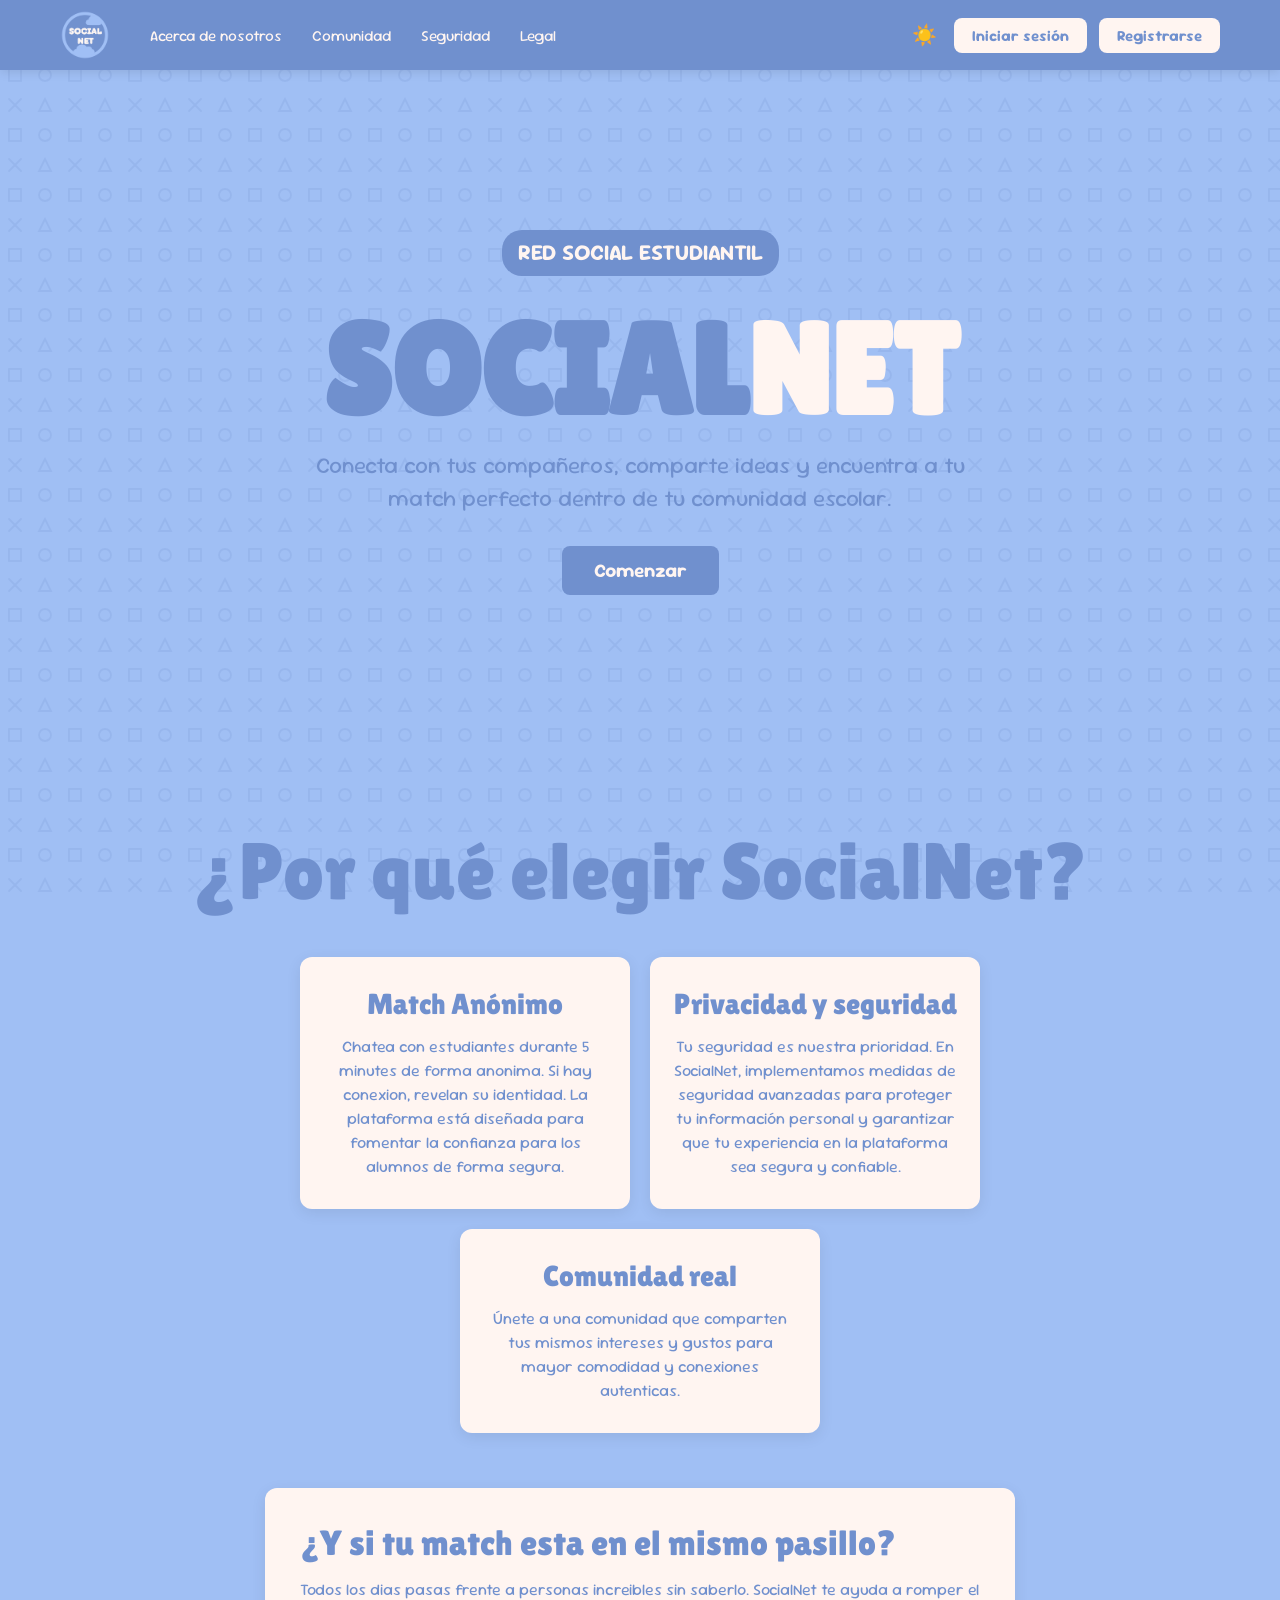
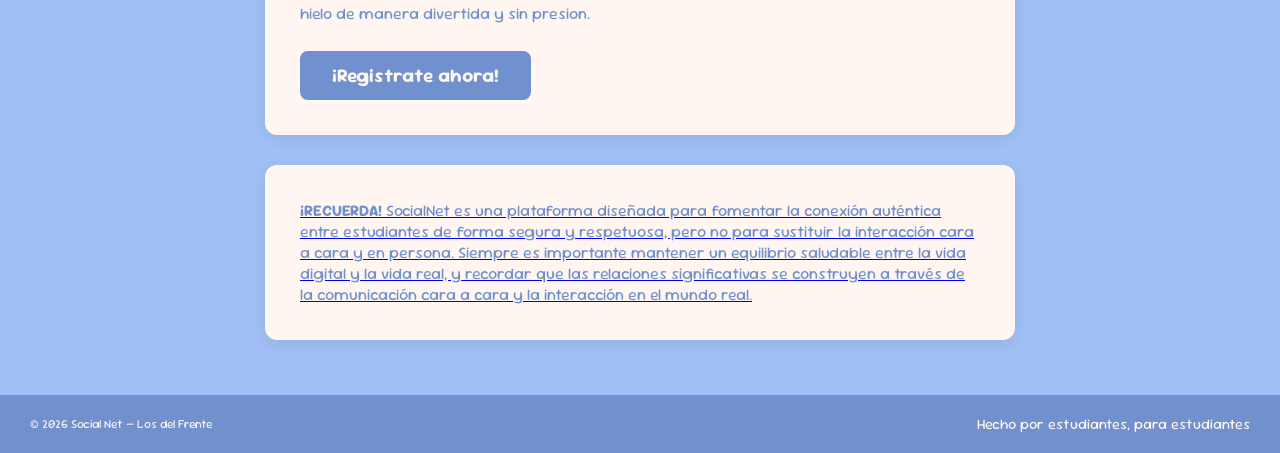
<file: index.html>
<!DOCTYPE html>
<html lang="es">
<head>
    <meta charset="UTF-8">
    <meta name="viewport" content="width=device-width, initial-scale=1.0">
    <title>Social Net - Los del Frente</title>
    <link rel="stylesheet" href="style.css">
    <link rel="preconnect" href="https://fonts.googleapis.com">
    <link rel="preconnect" href="https://fonts.gstatic.com" crossorigin>
    <link href="https://fonts.googleapis.com/css2?family=Lilita+One&display=swap" rel="stylesheet">
    <link rel="preconnect" href="https://fonts.googleapis.com">
    <link rel="preconnect" href="https://fonts.gstatic.com" crossorigin>
    <link href="https://fonts.googleapis.com/css2?family=Sour+Gummy:ital,wght@0,100..900;1,100..900&display=swap" rel="stylesheet">
</head>
<body>
    <header class="header">
        <section class="header-container">
            <article class="logo-area">
                <a href="index.html" class="logo-link">
                    <img src="logoClaro.png" alt="Logo de SocialNet" class="logo-icon">
                </a>
            <!-- Enlaces de navegacion -->
            <nav class="navlinks">
                <a class="link" href="acercaDe.html">Acerca de nosotros</a>
                <a class="link" href="comunidad.html">Comunidad</a>
                <a class="link" href="seguridad.html">Seguridad</a>
                <a class="link" href="legal.html">Legal</a>
            </nav>

            </article>
            
            <article class="auth-buttons">
                <button id="tema-boton">☀️</button>
                <a href="iniciarSesion.html">
                <button class="btn btn-text" onclick="openModal('loginModal')">Iniciar sesión</button></a>
                <a href="registrarse.html">
                <button class="btn btn-text" onclick="openModal('registerModal')">Registrarse</button></a>
            </article>
        </section>
    </header>


    <!-- Contenido principal -->
    <main class="hero">
        <p class="badge">red social estudiantil</p>
        <article id="ti-pri">
            <h1 class="titulo">SOCIAL</h1>
            <h1 id="net" class="titulo">NET</h1>
        </article>
        <p>Conecta con tus compañeros, comparte ideas y encuentra a tu match perfecto dentro de tu comunidad escolar.</p>
        <a href="registrarse.html">
        <button class="btn btn-primary btn-large" onclick="openModal('registerModal')">Comenzar</button>
        </a>
    </main>
    <!-- Seccion 1 -->
    <h1 class="section-title">¿Por qué elegir SocialNet?</h1>
    <section class="feature-container">
        <!-- Articulo 1: Match Anonimo -->
        <article class="feature" onclick="openModal('registerModal')">
            <h2 class="texto-beneficios">Match Anónimo</h2>
            <p class="beneficios">Chatea con estudiantes durante 5 minutes de forma anonima. Si hay conexion, revelan su identidad. La plataforma está diseñada para fomentar la confianza para los alumnos de forma segura.</p>
        </article>
        <!-- Articulo 2: Privacidad y seguridad -->
        <article class="feature">
            <h2 class="texto-beneficios">Privacidad y seguridad</h2>
            <p class="beneficios">Tu seguridad es nuestra prioridad. En SocialNet, implementamos medidas de seguridad avanzadas para proteger tu información personal y garantizar que tu experiencia en la plataforma sea segura y confiable.</p>
        </article>
        <!-- Articulo 3: Comunidad real -->
        <article class="feature">
            <h2 class="texto-beneficios">Comunidad real</h2>
            <p class="beneficios">Únete a una comunidad que comparten tus mismos intereses y gustos para mayor comodidad y conexiones autenticas.</p>
        </article>
    </section>
    <!-- Seccion 2 -->
    <section id="final">  
        <!-- Articulo 1: ¿Y si tu match esta en el mismo pasillo? -->
        <article class="abajo">
            <h2 id="sub-ti">¿Y si tu match esta en el mismo pasillo?</h2>
            <p id="sub-text">Todos los dias pasas frente a personas increibles sin saberlo. SocialNet te ayuda a romper el hielo de manera divertida y sin presion.</p>
            <a href="registrarse.html">
            <button class="btn btn-primary btn-large" onclick="openModal('registerModal')">¡Registrate ahora!</button>
        </article>
        <!--  -->
        <article class="abajo">
            <p> <strong>¡RECUERDA!</strong> SocialNet es una plataforma diseñada para fomentar la conexión auténtica entre estudiantes de forma segura y respetuosa, pero
                no para sustituir la interacción cara a cara y en persona. Siempre es importante mantener un equilibrio saludable entre la vida digital y 
                la vida real, y recordar que las relaciones significativas se construyen a través de la comunicación cara a cara y la interacción en el mundo real.</p>
        </article>
    </section>
    <a href="#" id="btnVolverArriba" class="oculto">▲</a>
    <!-- Pie de pagina -->
    <footer>
        <small>© 2026 Social Net — Los del Frente</small>
        <span class="final">Hecho por estudiantes, para estudiantes</span>
    </footer>

    <!-- Script del tema-->
    <script>
    const btnVolverArriba = document.getElementById('btnVolverArriba');
    window.addEventListener('scroll', () => {
        if (window.scrollY > 300) {
            btnVolverArriba.classList.remove('oculto');
        }
        else {
            btnVolverArriba.classList.add('oculto');
        }
    });

    const temaBoton = document.getElementById('tema-boton');

    if (localStorage.getItem('theme') === 'dark') {
        document.body.classList.add('dark-mode');
    }

    temaBoton.addEventListener('click', () => {
        document.body.classList.toggle('dark-mode');
        if (document.body.classList.contains('dark-mode')) {
            localStorage.setItem('theme', 'dark');
        } else {
            localStorage.setItem('theme', 'light');
        }
    });
    </script>
</body>
</html>
</file>
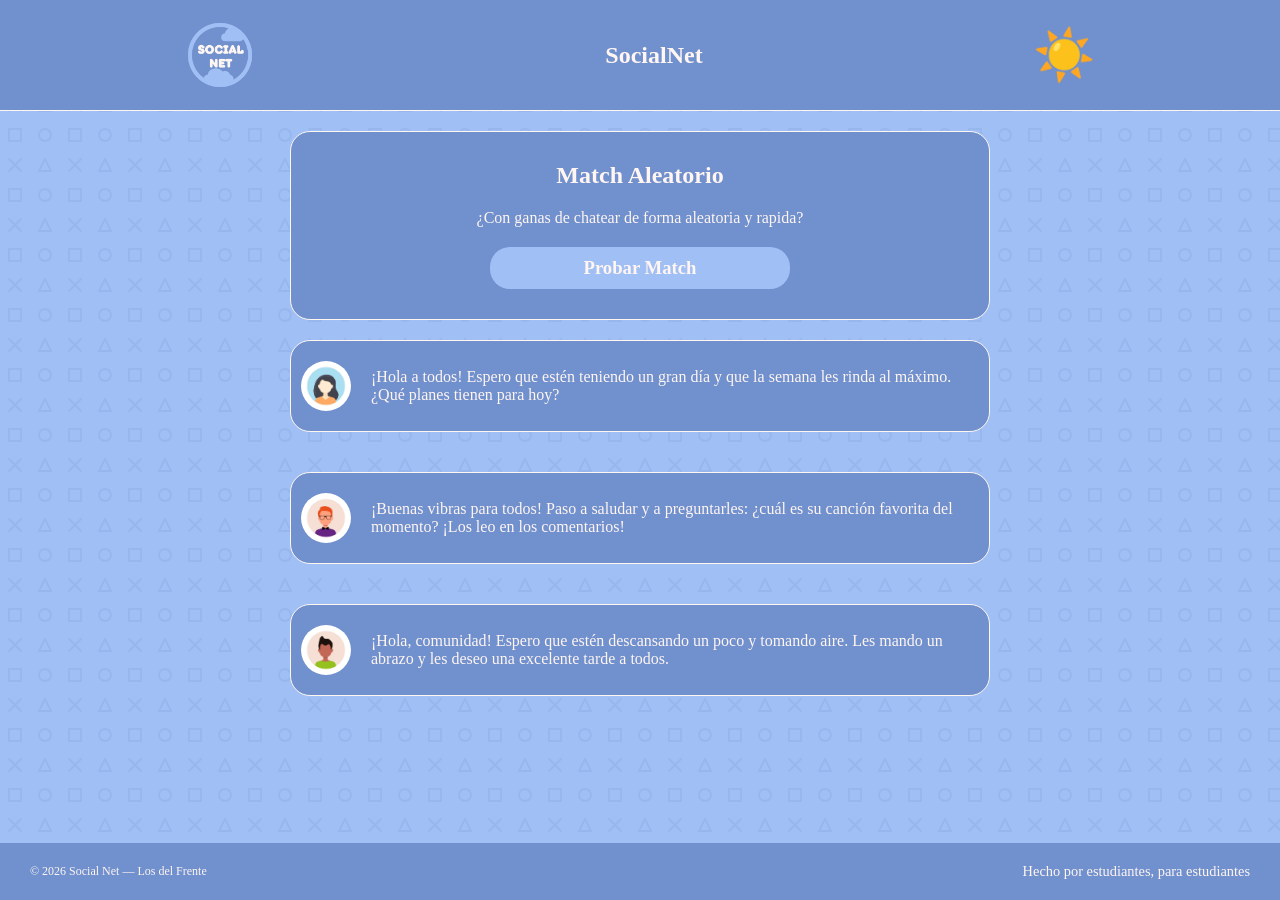
<file: paginaPrincipal/index.html>
<!DOCTYPE html>
<html lang="es">
<head>
    <meta charset="UTF-8">
    <meta name="viewport" content="width=device-width, initial-scale=1.0">
    <title>SocialNet</title>
    <link rel="stylesheet" href="style.css">
</head>
<body>
    <header>
        <nav>
            <img class="logo" src="../logoClaro.png" alt="">
            <h1>SocialNet</h1>
            <span class="sol">☀️</span>
        </nav>
    </header>
    <main>
        <section class="main_sec">
            <article class="m_a">
                <h2>Match Aleatorio</h2>
                <p>¿Con ganas de chatear de forma aleatoria y rapida?</p>
                <h3 class="p_m">Probar Match</h3>
            </article>
            <section class="chats">
                <article class="chat">
                    <img src="avatar-icon-human-a-person-s-badge-social-media-profile-symbol-the-symbol-of-a-person-vector.jpg" alt="">
                    <p>¡Hola a todos! Espero que estén teniendo un gran día y que la semana les rinda al máximo. ¿Qué planes tienen para hoy?</p>
                </article>
                <article class="chat">  
                    <img src="avatar-icon-human-a-person-s-badge-social-media-profile-symbol-the-symbol-of-a-person-vector (1).jpg" alt="">
                    <p>¡Buenas vibras para todos! Paso a saludar y a preguntarles: ¿cuál es su canción favorita del momento? ¡Los leo en los comentarios!</p>
                </article>
                <article class="chat">  
                    <img src="avatar-icon-human-a-person-s-badge-social-media-profile-symbol-the-symbol-of-a-person-vector (2).jpg" alt="">
                    <p>¡Hola, comunidad! Espero que estén descansando un poco y tomando aire. Les mando un abrazo y les deseo una excelente tarde a todos.</p>
                </article>
                <article>
                    
                </article>
            </section>
        </section>
    </main>
    <footer>
        <small>© 2026 Social Net — Los del Frente</small>
        <span class="final">Hecho por estudiantes, para estudiantes</span>
    </footer>
        <!-- Script del tema-->
    <script>
    const btnVolverArriba = document.getElementById('btnVolverArriba');
    window.addEventListener('scroll', () => {
        if (window.scrollY > 300) {
            btnVolverArriba.classList.remove('oculto');
        }
        else {
            btnVolverArriba.classList.add('oculto');
        }
    });

    const temaBoton = document.getElementById('tema-boton');

    if (localStorage.getItem('theme') === 'dark') {
        document.body.classList.add('dark-mode');
    }

    temaBoton.addEventListener('click', () => {
        document.body.classList.toggle('dark-mode');
        if (document.body.classList.contains('dark-mode')) {
            localStorage.setItem('theme', 'dark');
        } else {
            localStorage.setItem('theme', 'light');
        }
    });
    </script>

</body>
</html>
</file>
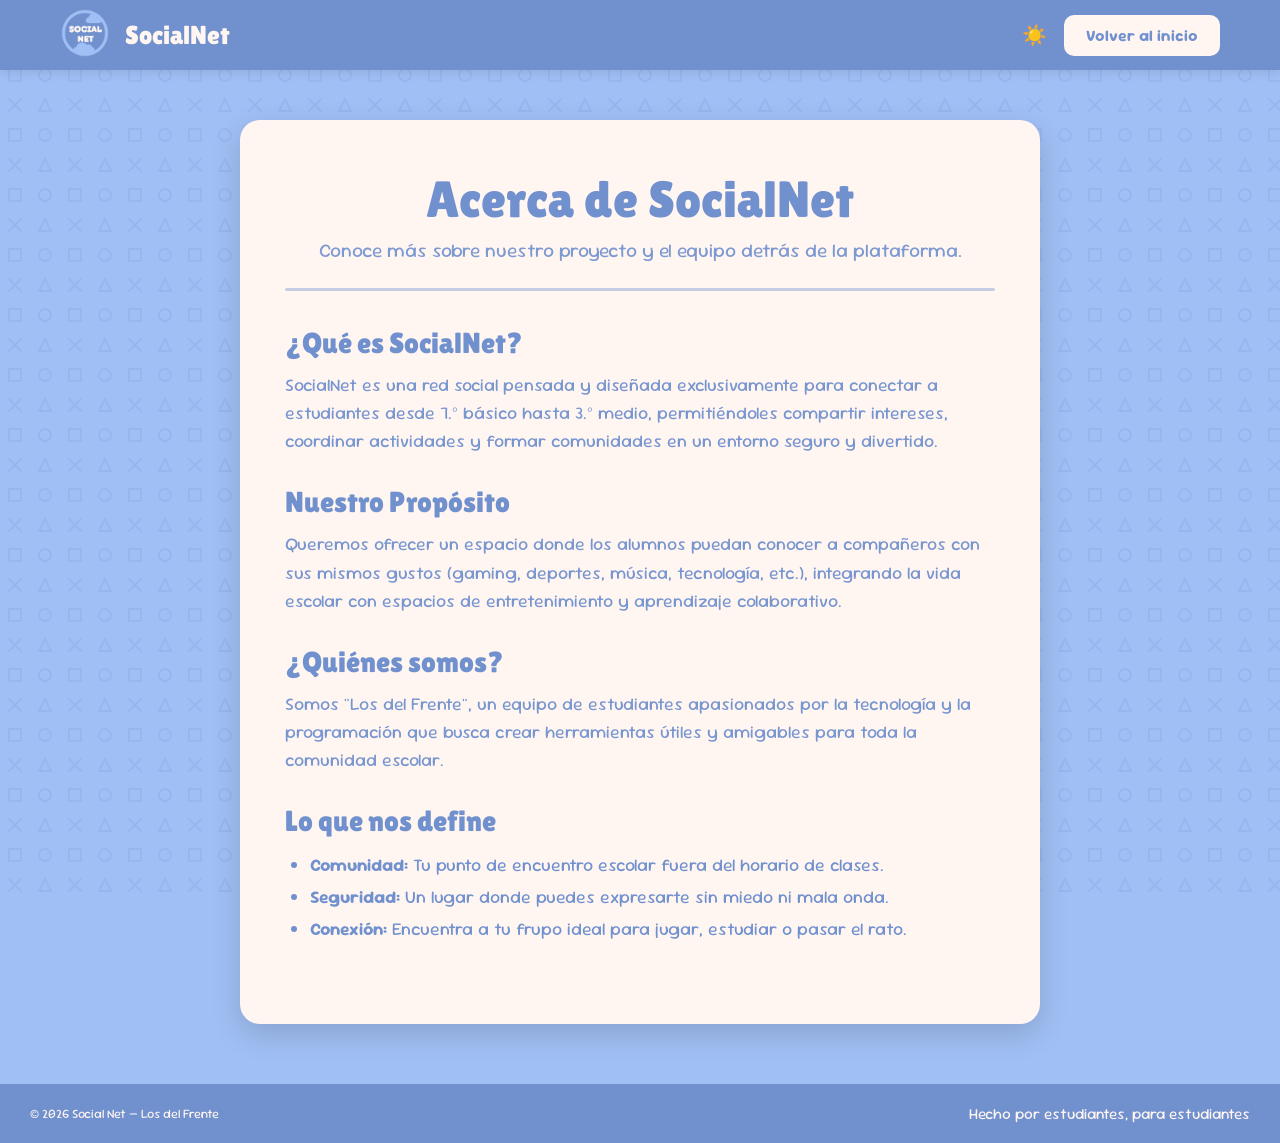
<file: acercaDe.html>
<!DOCTYPE html>
<html lang="es">
<head>
    <meta charset="UTF-8">
    <meta name="viewport" content="width=device-width, initial-scale=1.0">
    <title>Acerca de nosotros</title>
    <link rel="stylesheet" href="acercaDe.css">
    <!-- Fuentes -->
    <link rel="preconnect" href="https://fonts.googleapis.com">
    <link rel="preconnect" href="https://fonts.gstatic.com" crossorigin>
    <link href="https://fonts.googleapis.com/css2?family=Lilita+One&family=Sour+Gummy:ital,wght@0,100..900;1,100..900&display=swap" rel="stylesheet">
</head>
<body>

    <!-- Encabezado -->
    <header class="header">
        <section class="header-container">
            <article class="logo-area">
                <a href="index.html" class="logo-link">
                    <img src="logoClaro.png" alt="Logo de SocialNet" class="logo-icon">
                    <span class="logo-text">SocialNet</span>
                </a>
            </article>
            <article class="auth-buttons">
                <button id="tema-boton" aria-label="Cambiar tema">☀️</button>
                <a href="index.html" class="btn btn-text">Volver al inicio</a>
            </article>
        </section>
    </header>

    <!-- Contenido principal -->
    <main class="about-container">
        <section class="about-card">
            <h1 class="about-title">Acerca de SocialNet</h1>
            <p class="about-subtitle">Conoce más sobre nuestro proyecto y el equipo detrás de la plataforma.</p>
            <hr class="divider">
            <!-- Sección 1: ¿Qué es el proyecto? -->
            <article class="about-section">
                <h2>¿Qué es SocialNet?</h2>
                <p>
                    SocialNet es una red social pensada y diseñada exclusivamente para conectar a estudiantes desde 7.º básico hasta 3.º medio, permitiéndoles compartir intereses, coordinar actividades y formar comunidades en un entorno seguro y divertido.
                </p>
            </article>

            <!-- Sección 2: Proposito -->
            <article class="about-section">
                <h2>Nuestro Propósito</h2>
                <p>
                    Queremos ofrecer un espacio donde los alumnos puedan conocer a compañeros con sus mismos gustos (gaming, deportes, música, tecnología, etc.), integrando la vida escolar con espacios de entretenimiento y aprendizaje colaborativo.
                </p>
            </article>

            <!-- Sección 3: Quienes somos -->
            <article class="about-section">
                <h2>¿Quiénes somos?</h2>
                <p>
                    Somos "Los del Frente", un equipo de estudiantes apasionados por la tecnología y la programación que busca crear herramientas útiles y amigables para toda la comunidad escolar.
                </p>
            </article>

            <!-- Sección 4: Valores -->
            <article class="about-section">
                <h2>Lo que nos define</h2>
                <ul class="about-list">
                    <li><strong>Comunidad:</strong> Tu punto de encuentro escolar fuera del horario de clases.</li>
                    <li><strong>Seguridad:</strong> Un lugar donde puedes expresarte sin miedo ni mala onda.</li>
                    <li><strong>Conexión:</strong> Encuentra a tu frupo ideal para jugar, estudiar o pasar el rato.</li>
                </ul>
            </article>

        </section>
    </main>

    <!-- Pie de pagina -->
    <footer class="footer">
        <small>© 2026 Social Net — Los del Frente</small>
        <span class="final">Hecho por estudiantes, para estudiantes</span>
    </footer>

    <!-- Script del fondo -->
    <script>
    const btnVolverArriba = document.getElementById('btnVolverArriba');
    window.addEventListener('scroll', () => {
        if (window.scrollY > 300) {
            btnVolverArriba.classList.remove('oculto');
        }
        else {
            btnVolverArriba.classList.add('oculto');
        }
    });

    const temaBoton = document.getElementById('tema-boton');

    if (localStorage.getItem('theme') === 'dark') {
        document.body.classList.add('dark-mode');
    }

    temaBoton.addEventListener('click', () => {
        document.body.classList.toggle('dark-mode');
        if (document.body.classList.contains('dark-mode')) {
            localStorage.setItem('theme', 'dark');
        } else {
            localStorage.setItem('theme', 'light');
        }
    });
    </script>
</body>
</html>
</file>
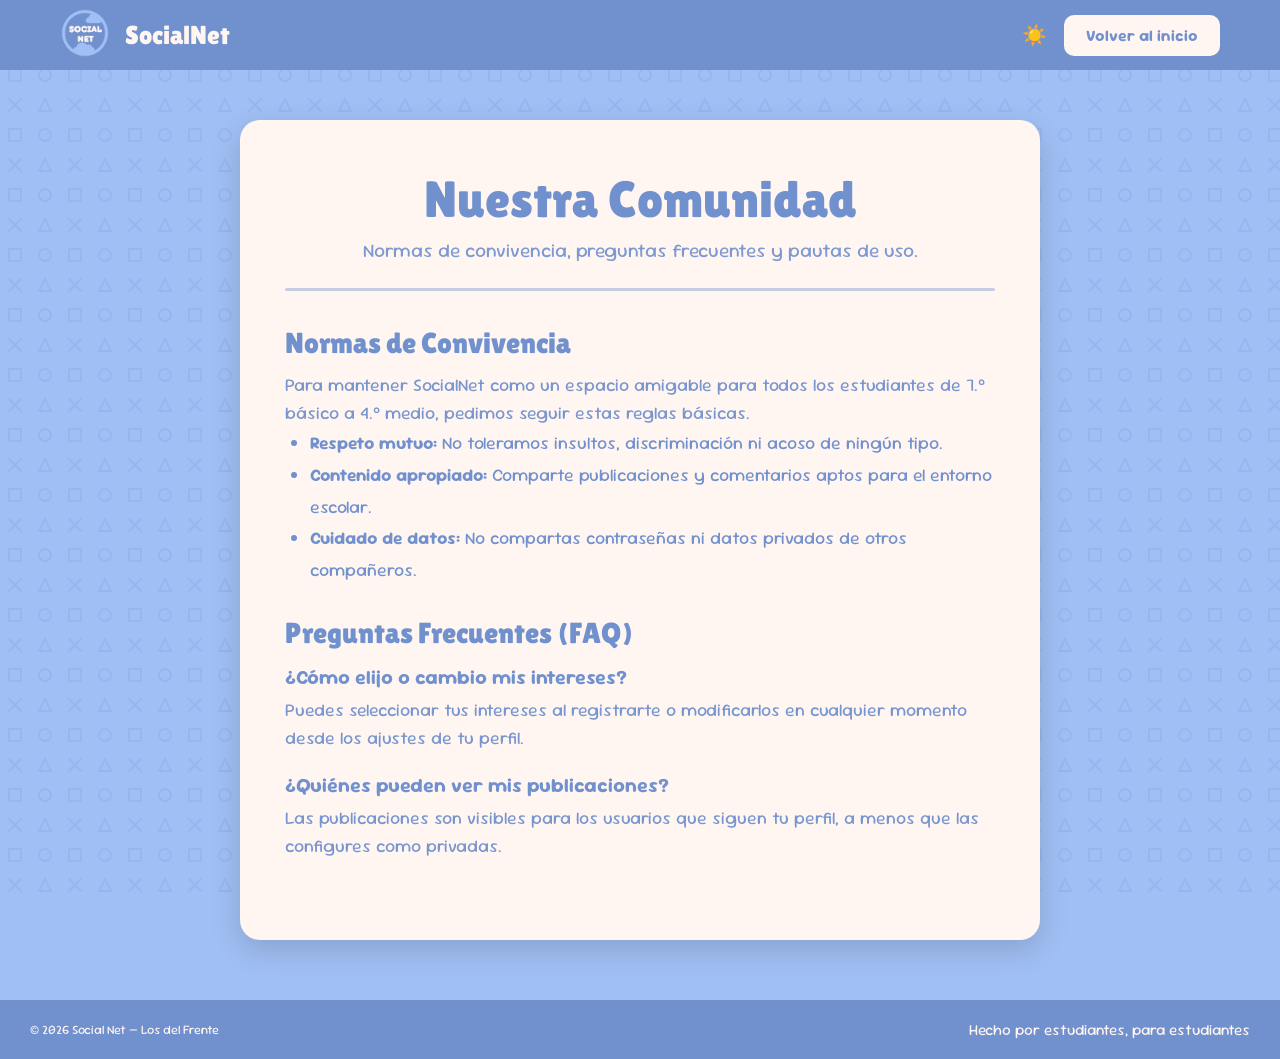
<file: comunidad.html>
<!DOCTYPE html>
<html lang="es">
<head>
    <meta charset="UTF-8">
    <meta name="viewport" content="width=device-width, initial-scale=1.0">
    <title>Comunidad - SocialNet</title>
    <link rel="stylesheet" href="comunidad.css">
    <!-- Fuentes -->
    <link rel="preconnect" href="https://fonts.googleapis.com">
    <link rel="preconnect" href="https://fonts.gstatic.com" crossorigin>
    <link href="https://fonts.googleapis.com/css2?family=Lilita+One&family=Sour+Gummy:ital,wght@0,100..900;1,100..900&display=swap" rel="stylesheet">
</head>
<body>

    <!-- Encabezado -->
    <header class="header">
        <section class="header-container">
            <article class="logo-area">
                <a href="index.html" class="logo-link">
                    <img src="logoClaro.png" alt="Logo de SocialNet" class="logo-icon">
                    <span class="logo-text">SocialNet</span>
                </a>
            </article>
            <article class="auth-buttons">
                <button id="tema-boton" aria-label="Cambiar tema">☀️</button>
                <a href="index.html" class="btn btn-text">Volver al inicio</a>
            </article>
        </section>
    </header>

    <!-- Contenido Principal -->
    <main class="page-container">
        <section class="page-card">
            <h1 class="page-title">Nuestra Comunidad</h1>
            <p class="page-subtitle">Normas de convivencia, preguntas frecuentes y pautas de uso.</p>
            <hr class="divider">
            <!-- Normas de Convivencia -->
            <article class="page-section">
                <h2>Normas de Convivencia</h2>
                <p>
                    Para mantener SocialNet como un espacio amigable para todos los estudiantes de 7.° básico a 4.° medio, pedimos seguir estas reglas básicas.
                </p>
                <ul class="custom-list">
                    <li><strong>Respeto mutuo:</strong> No toleramos insultos, discriminación ni acoso de ningún tipo.</li>
                    <li><strong>Contenido apropiado:</strong> Comparte publicaciones y comentarios aptos para el entorno escolar.</li>
                    <li><strong>Cuidado de datos:</strong> No compartas contraseñas ni datos privados de otros compañeros.</li>
                </ul>
            </article>

            <!-- Preguntas Frecuentes -->
            <section class="page-section">
                <h2>Preguntas Frecuentes (FAQ)</h2>
                <article class="faq-item">
                    <h3>¿Cómo elijo o cambio mis intereses?</h3>
                    <p>Puedes seleccionar tus intereses al registrarte o modificarlos en cualquier momento desde los ajustes de tu perfil.</p>
                </article>

                <article class="faq-item">
                    <h3>¿Quiénes pueden ver mis publicaciones?</h3>
                    <p>Las publicaciones son visibles para los usuarios que siguen tu perfil, a menos que las configures como privadas.</p>
                </article>
            </section>
        </div>
    </main>

    <!-- Pie de página -->
    <footer class="footer">
        <small>© 2026 Social Net — Los del Frente</small>
        <span class="final">Hecho por estudiantes, para estudiantes</span>
    </footer>

    <script>
        const temaBoton = document.getElementById('tema-boton');
        if (localStorage.getItem('theme') === 'dark') document.body.classList.add('dark-mode');

        temaBoton.addEventListener('click', () => {
            document.body.classList.toggle('dark-mode');
            localStorage.setItem('theme', document.body.classList.contains('dark-mode') ? 'dark' : 'light');
        });

        window.addEventListener('storage', (e) => {
            if (e.key === 'theme') document.body.classList.toggle('dark-mode', e.newValue === 'dark');
        });
    </script>
</body>
</html>
</file>
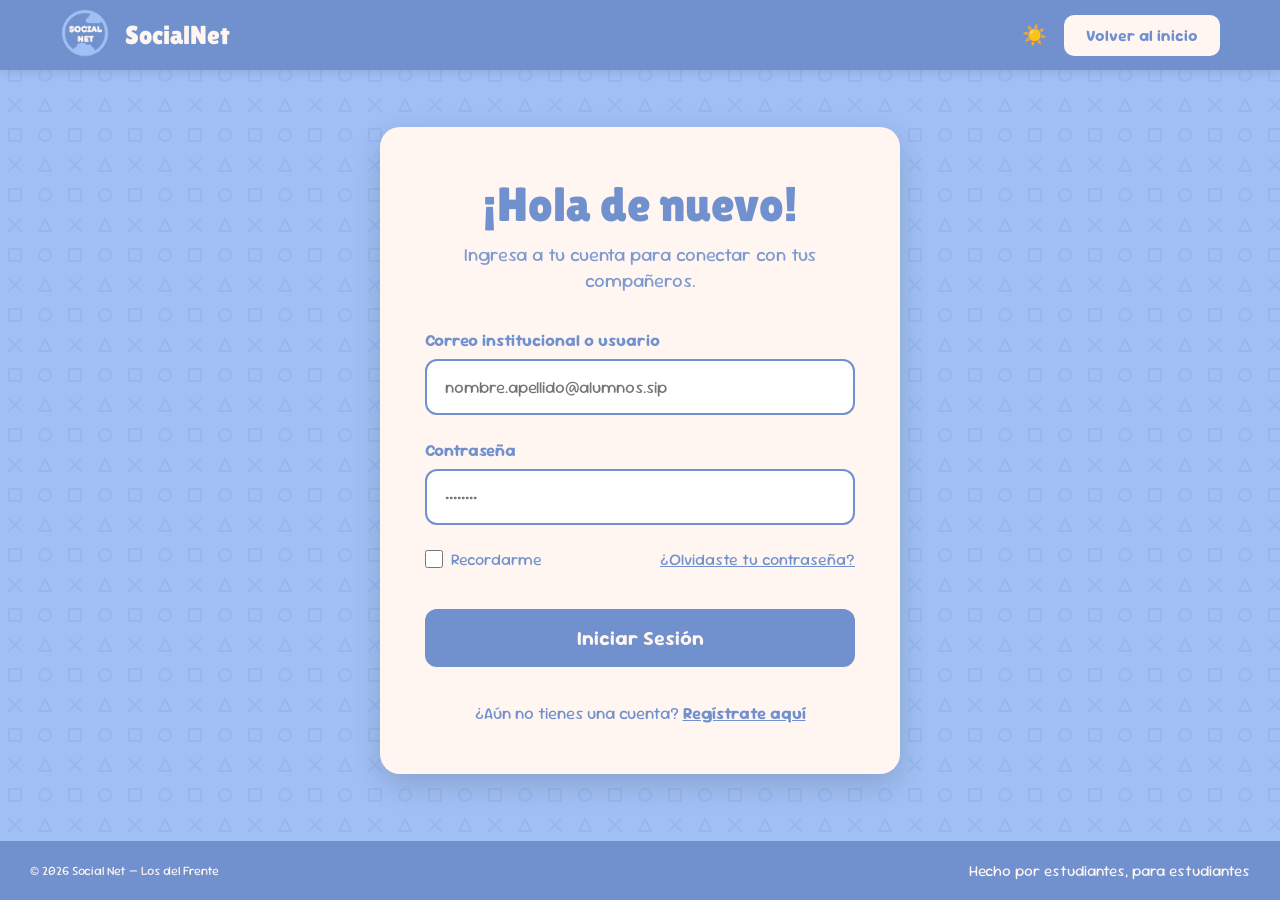
<file: iniciarSesion.html>
<!DOCTYPE html>
<html lang="es">
<head>
    <meta charset="UTF-8">
    <meta name="viewport" content="width=device-width, initial-scale=1.0">
    <title>Iniciar Sesión - SocialNet</title>
    <link rel="stylesheet" href="iniciarSesion.css">
    <!-- Fuentes -->
    <link rel="preconnect" href="https://fonts.googleapis.com">
    <link rel="preconnect" href="https://fonts.gstatic.com" crossorigin>
    <link href="https://fonts.googleapis.com/css2?family=Lilita+One&family=Sour+Gummy:ital,wght@0,100..900;1,100..900&display=swap" rel="stylesheet">
</head>
<body>

    <!-- Encabezado -->
    <header class="header">
        <section class="header-container">
            <article class="logo-area">
                <a href="index.html" class="logo-link">
                    <img src="logoClaro.png" alt="Logo de SocialNet" class="logo-icon">
                    <span class="logo-text">SocialNet</span>
                </a>
            </article>
            
            <article class="auth-buttons">
                <button id="tema-boton" aria-label="Cambiar tema">☀️</button>
                <a href="index.html" class="btn btn-text">Volver al inicio</a>
            </article>
        </section>
    </header>

    <!-- Formulario de registro -->
    <main class="login-container">
        <section class="login-card">
            <h1 class="login-title">¡Hola de nuevo!</h1>
            <p class="login-subtitle">Ingresa a tu cuenta para conectar con tus compañeros.</p>

            <form class="login-form" onsubmit="event.preventDefault();">
                <article class="form-group">
                    <label for="email">Correo institucional o usuario</label>
                    <input type="text" id="email" placeholder="nombre.apellido@alumnos.sip" required>
                </article>

                <article class="form-group">
                    <label for="password">Contraseña</label>
                    <input type="password" id="password" placeholder="••••••••" required>
                </article>

                <article class="form-options">
                    <label class="remember-me">
                        <input type="checkbox"> Recordarme
                    </label>
                    <a href="#" class="forgot-pass">¿Olvidaste tu contraseña?</a>
                </article>

                <a href="paginaPrincipal/index.html" class="btn btn-primary btn-full">Iniciar Sesión</a>
            </form>

            <article class="login-footer">
                <p>¿Aún no tienes una cuenta? <a href="registrarse.html">Regístrate aquí</a></p>
            </article>
        </section>
    </main>

    <!-- Pie de páaina -->
    <footer class="footer">
        <small>© 2026 Social Net — Los del Frente</small>
        <span class="final">Hecho por estudiantes, para estudiantes</span>
    </footer>

    <!-- Script del tema -->
    <script>
        const temaBoton = document.getElementById('tema-boton');

        if (localStorage.getItem('theme') === 'dark') {
            document.body.classList.add('dark-mode');
        }

        temaBoton.addEventListener('click', () => {
            document.body.classList.toggle('dark-mode');
            if (document.body.classList.contains('dark-mode')) {
                localStorage.setItem('theme', 'dark');
            } else {
                localStorage.setItem('theme', 'light');
            }
        });
    </script>

</body>
</html>
</file>
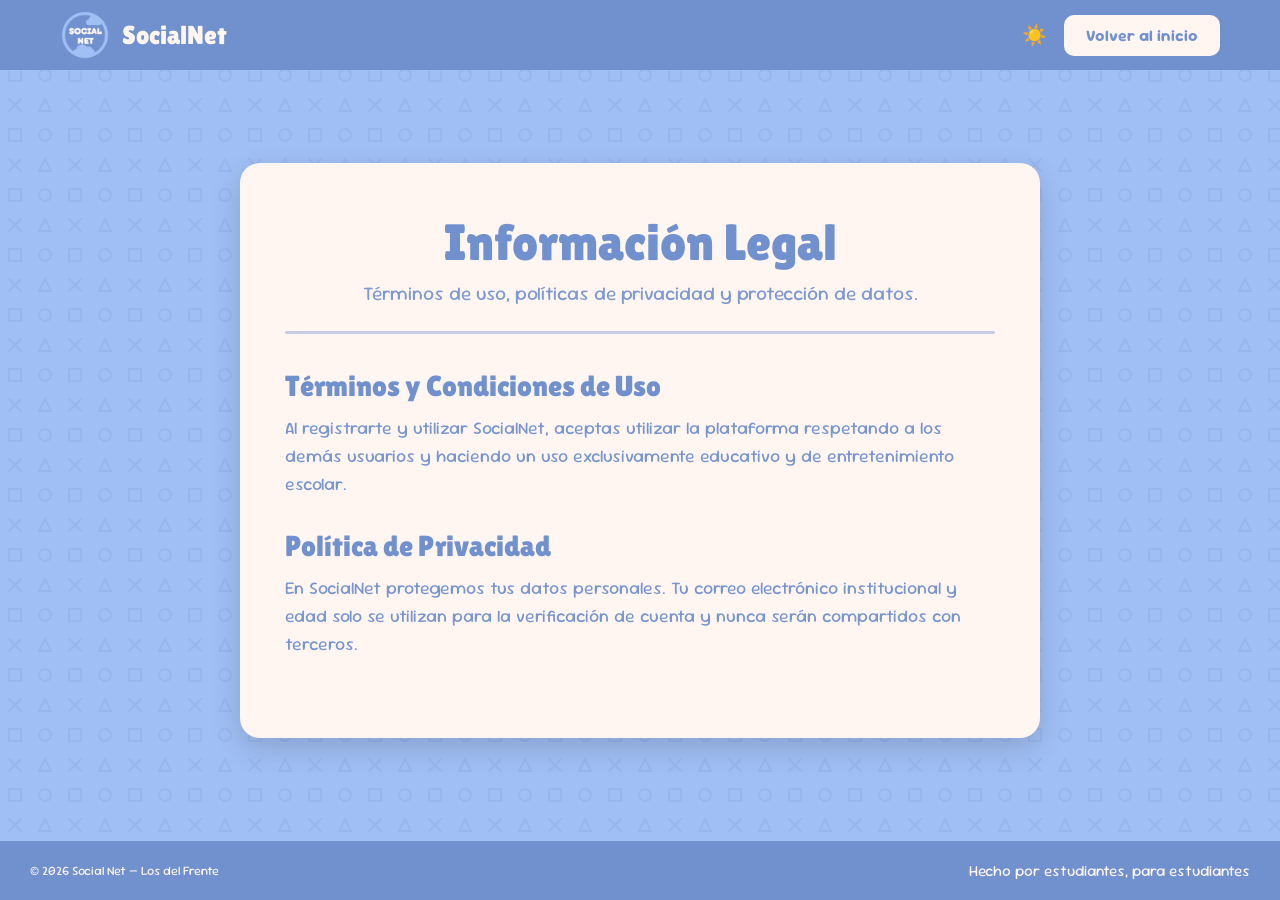
<file: legal.html>
<!DOCTYPE html>
<html lang="es">
<head>
    <meta charset="UTF-8">
    <meta name="viewport" content="width=device-width, initial-scale=1.0">
    <title>Información Legal - SocialNet</title>
    <link rel="stylesheet" href="legal.css">
    <!-- Fuentes -->
    <link rel="preconnect" href="https://fonts.googleapis.com">
    <link rel="preconnect" href="https://fonts.gstatic.com" crossorigin>
    <link href="https://fonts.googleapis.com/css2?family=Lilita+One&family=Sour+Gummy:ital,wght@0,100..900;1,100..900&display=swap" rel="stylesheet">
</head>
<body>

    <!-- Encabezado -->
    <header class="header">
        <section class="header-container">
            <article class="logo-area">
                <a href="index.html" class="logo-link">
                    <img src="logoClaro.png" alt="Logo de SocialNet" class="logo-icon">
                    <span class="logo-text">SocialNet</span>
                </a>
            </article>
            <article class="auth-buttons">
                <button id="tema-boton" aria-label="Cambiar tema">☀️</button>
                <a href="index.html" class="btn btn-text">Volver al inicio</a>
            </article>
        </section>
    </header>

    <!-- Contenido Principal -->
    <main class="page-container">
        <section class="page-card">
            
            <h1 class="page-title">Información Legal</h1>
            <p class="page-subtitle">Términos de uso, políticas de privacidad y protección de datos.</p>

            <hr class="divider">

            <!-- Términos y Condiciones -->
            <article class="page-section">
                <h2>Términos y Condiciones de Uso</h2>
                <p>
                    Al registrarte y utilizar SocialNet, aceptas utilizar la plataforma respetando a los demás usuarios y haciendo un uso exclusivamente educativo y de entretenimiento escolar.
                </p>
            </article>

            <!-- Política de Privacidad -->
            <article class="page-section">
                <h2>Política de Privacidad</h2>
                <p>
                    En SocialNet protegemos tus datos personales. Tu correo electrónico institucional y edad solo se utilizan para la verificación de cuenta y nunca serán compartidos con terceros.
                </p>
            </article>

        </section>
    </main>

    <!-- Pie de página -->
    <footer class="footer">
        <small>© 2026 Social Net — Los del Frente</small>
        <span class="final">Hecho por estudiantes, para estudiantes</span>
    </footer>

    <script>
        const temaBoton = document.getElementById('tema-boton');
        if (localStorage.getItem('theme') === 'dark') document.body.classList.add('dark-mode');

        temaBoton.addEventListener('click', () => {
            document.body.classList.toggle('dark-mode');
            localStorage.setItem('theme', document.body.classList.contains('dark-mode') ? 'dark' : 'light');
        });

        window.addEventListener('storage', (e) => {
            if (e.key === 'theme') document.body.classList.toggle('dark-mode', e.newValue === 'dark');
        });
    </script>
</body>
</html>
</file>
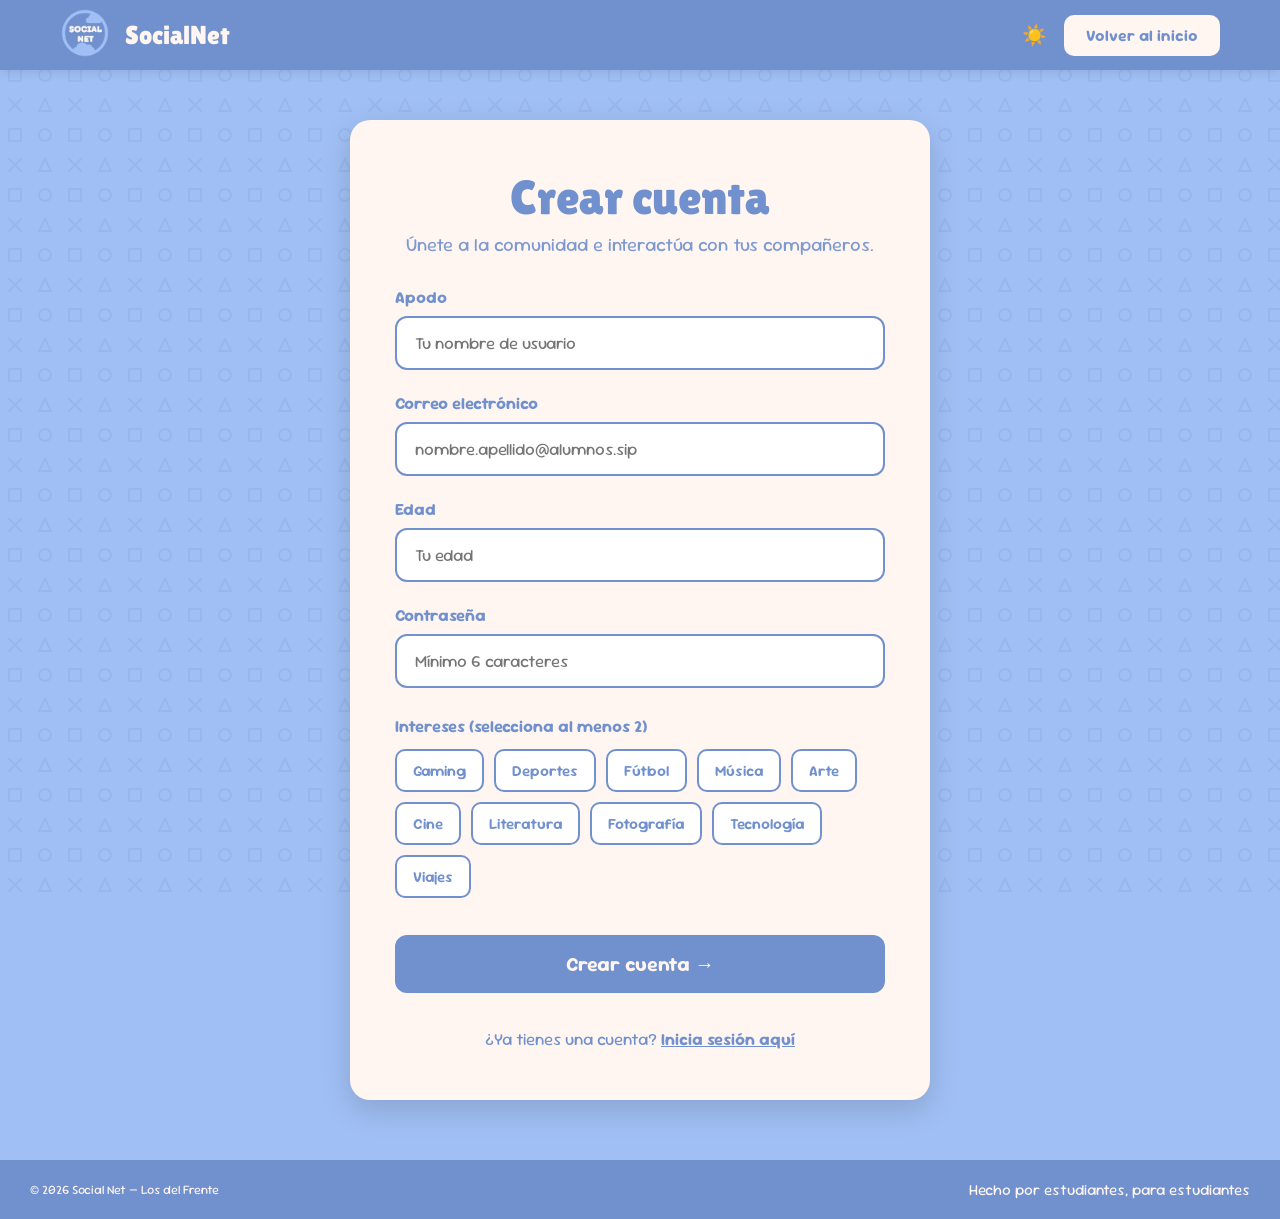
<file: registrarse.html>
<!DOCTYPE html>
<html lang="es">
<head>
    <meta charset="UTF-8">
    <meta name="viewport" content="width=device-width, initial-scale=1.0">
    <title>Registrarse - SocialNet</title>
    <link rel="stylesheet" href="registrarse.css">
    <!-- Fuentes -->
    <link rel="preconnect" href="https://fonts.googleapis.com">
    <link rel="preconnect" href="https://fonts.gstatic.com" crossorigin>
    <link href="https://fonts.googleapis.com/css2?family=Lilita+One&family=Sour+Gummy:ital,wght@0,100..900;1,100..900&display=swap" rel="stylesheet">
</head>
<body>

    <!-- Encabezado -->
    <header class="header">
        <section class="header-container">
            <article class="logo-area">
                <a href="index.html" class="logo-link">
                    <img src="logoClaro.png" alt="Logo de SocialNet" class="logo-icon">
                    <span class="logo-text">SocialNet</span>
                </a>
            </article>
            <article class="auth-buttons">
                <button id="tema-boton" aria-label="Cambiar tema">☀️</button>
                <a href="index.html" class="btn btn-text">Volver al inicio</a>
            </article>
        </section>
    </header>

    <!-- Formulario de registro -->
    <main class="register-container">
        <section class="register-card">
            <h1 class="register-title">Crear cuenta</h1>
            <p class="register-subtitle">Únete a la comunidad e interactúa con tus compañeros.</p>

            <form action="/tu-servidor-o-api" method="POST" class="register-form">
                
                <article class="form-group">
                    <label for="username">Apodo</label>
                    <input type="text" id="username" name="username" placeholder="Tu nombre de usuario" required>
                </article>

                <article class="form-group">
                    <label for="email">Correo electrónico</label>
                    <input type="email" id="email" name="email" placeholder="nombre.apellido@alumnos.sip" required>
                </article>

                <article class="form-group">
                    <label for="age">Edad</label>
                    <input type="number" id="age" name="age" min="10" max="20" placeholder="Tu edad" required>
                </article>

                <article class="form-group">
                    <label for="password">Contraseña</label>
                    <input type="password" id="password" name="password" placeholder="Mínimo 6 caracteres" required minlength="6">
                </article>

                <!-- Selección de intereses -->
                <section class="grupo-interes">
                    <label class="intereses-title">Intereses (selecciona al menos 2)</label>
                    <article class="checkbox-group">
                        <label class="intereses-recuadro"><input type="checkbox" name="interests" value="gaming"> Gaming</label>
                        <label class="intereses-recuadro"><input type="checkbox" name="interests" value="deportes"> Deportes</label>
                        <label class="intereses-recuadro"><input type="checkbox" name="interests" value="fútbol"> Fútbol</label>
                        <label class="intereses-recuadro"><input type="checkbox" name="interests" value="música"> Música</label>
                        <label class="intereses-recuadro"><input type="checkbox" name="interests" value="arte"> Arte</label>
                        <label class="intereses-recuadro"><input type="checkbox" name="interests" value="cine"> Cine</label>
                        <label class="intereses-recuadro"><input type="checkbox" name="interests" value="literatura"> Literatura</label>
                        <label class="intereses-recuadro"><input type="checkbox" name="interests" value="fotografía"> Fotografía</label>
                        <label class="intereses-recuadro"><input type="checkbox" name="interests" value="tecnología"> Tecnología</label>
                        <label class="intereses-recuadro"><input type="checkbox" name="interests" value="viajes"> Viajes</label>
                    </article>
                </section>

                <button id="btn-crear" type="submit" class="btn btn-primary btn-full">Crear cuenta →</button>
            </form>

            <article class="register-footer">
                <p>¿Ya tienes una cuenta? <a href="iniciarSesion.html">Inicia sesión aquí</a></p>
            </article>
        </section>
    </main>

    <!-- Pie de pagina -->
    <footer class="footer">
        <small>© 2026 Social Net — Los del Frente</small>
        <span class="final">Hecho por estudiantes, para estudiantes</span>
    </footer>

    <!-- Script del tema  -->
    <script>
        const temaBoton = document.getElementById('tema-boton');

        if (localStorage.getItem('theme') === 'dark') {
            document.body.classList.add('dark-mode');
        }

        temaBoton.addEventListener('click', () => {
            document.body.classList.toggle('dark-mode');
            if (document.body.classList.contains('dark-mode')) {
                localStorage.setItem('theme', 'dark');
            } else {
                localStorage.setItem('theme', 'light');
            }
        });

        window.addEventListener('storage', (event) => {
            if (event.key === 'theme') {
                if (event.newValue === 'dark') {
                    document.body.classList.add('dark-mode');
                } else {
                    document.body.classList.remove('dark-mode');
                }
            }
        });
    </script>
    
</body>
</html>
</file>
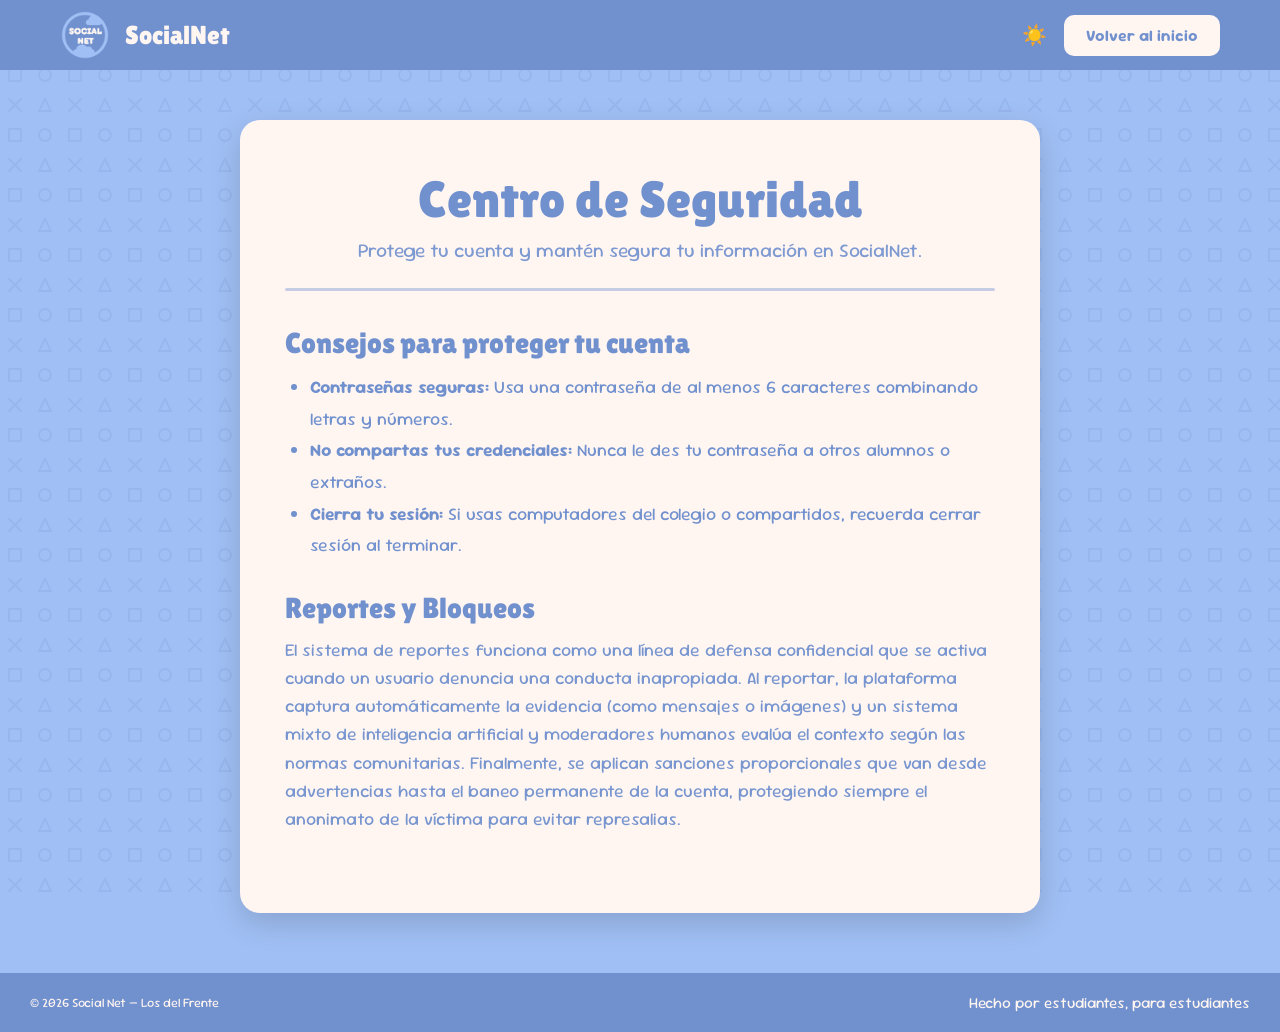
<file: seguridad.html>
<!DOCTYPE html>
<html lang="es">
<head>
    <meta charset="UTF-8">
    <meta name="viewport" content="width=device-width, initial-scale=1.0">
    <title>Seguridad - SocialNet</title>
    <link rel="stylesheet" href="seguridad.css">
    <!-- Fuentes -->
    <link rel="preconnect" href="https://fonts.googleapis.com">
    <link rel="preconnect" href="https://fonts.gstatic.com" crossorigin>
    <link href="https://fonts.googleapis.com/css2?family=Lilita+One&family=Sour+Gummy:ital,wght@0,100..900;1,100..900&display=swap" rel="stylesheet">
</head>
<body>

    <!-- Encabezado -->
    <header class="header">
        <section class="header-container">
            <article class="logo-area">
                <a href="index.html" class="logo-link">
                    <img src="logoClaro.png" alt="Logo de SocialNet" class="logo-icon">
                    <span class="logo-text">SocialNet</span>
                </a>
            </article>
            <article class="auth-buttons">
                <button id="tema-boton" aria-label="Cambiar tema">☀️</button>
                <a href="index.html" class="btn btn-text">Volver al inicio</a>
            </article>
        </section>
    </header>

    <!-- Contenido Principal -->
    <main class="page-container">
        <section class="page-card">
            
            <h1 class="page-title">Centro de Seguridad</h1>
            <p class="page-subtitle">Protege tu cuenta y mantén segura tu información en SocialNet.</p>

            <hr class="divider">

            <!-- Consejos de Seguridad -->
            <article class="page-section">
                <h2>Consejos para proteger tu cuenta</h2>
                <ul class="custom-list">
                    <li><strong>Contraseñas seguras:</strong> Usa una contraseña de al menos 6 caracteres combinando letras y números.</li>
                    <li><strong>No compartas tus credenciales:</strong> Nunca le des tu contraseña a otros alumnos o extraños.</li>
                    <li><strong>Cierra tu sesión:</strong> Si usas computadores del colegio o compartidos, recuerda cerrar sesión al terminar.</li>
                </ul>
            </article>

            <!-- Herramientas de Reporte -->
            <article class="page-section">
                <h2>Reportes y Bloqueos</h2>
                <p>
                    El sistema de reportes funciona como una línea de defensa confidencial que se activa cuando un usuario denuncia una conducta inapropiada. Al reportar, la plataforma captura automáticamente la evidencia (como mensajes o imágenes) y un sistema mixto de inteligencia artificial y moderadores humanos evalúa el contexto según las normas comunitarias. Finalmente, se aplican sanciones proporcionales que van desde advertencias hasta el baneo permanente de la cuenta, protegiendo siempre el anonimato de la víctima para evitar represalias.
                </p>
            </article>

        </section>
    </main>

    <!-- Pie de página -->
    <footer class="footer">
        <small>© 2026 Social Net — Los del Frente</small>
        <span class="final">Hecho por estudiantes, para estudiantes</span>
    </footer>

    <script>
        const temaBoton = document.getElementById('tema-boton');
        if (localStorage.getItem('theme') === 'dark') document.body.classList.add('dark-mode');

        temaBoton.addEventListener('click', () => {
            document.body.classList.toggle('dark-mode');
            localStorage.setItem('theme', document.body.classList.contains('dark-mode') ? 'dark' : 'light');
        });

        window.addEventListener('storage', (e) => {
            if (e.key === 'theme') document.body.classList.toggle('dark-mode', e.newValue === 'dark');
        });
    </script>
</body>
</html>
</file>
<file: style.css>
* {
    box-sizing: border-box;
    margin: 0;
    padding: 0;
    font-family: 'Sour Gummy', cursive;
}

html {
    scroll-behavior: smooth;
}

/* --- Colores del modo claro --- */
:root {
    --bg: #a0bff4;
    --text: #7090ce; 
    --btn-bg: #7090ce; 
    --btn-text: #fff5f1; 
    --hr: #7090ce;
    --casillas: #fff5f1; 
    --figuras-color: #7090ce;   
}

/* --- Colores del modo oscuro --- */
body.dark-mode {
    --bg: #0f172a; 
    --text: #fff5f1;
    --btn-bg: #a0bff4;
    --btn-text: #0f172a; 
    --hr: #0a0f1d; 
    --casillas: #1e293b;
    --figuras-color: #334155;   
}

body {
    background-color: var(--bg);
    color: var(--text);
    min-height: 100vh;
    display: flex;
    flex-direction: column;
    transition: background-color 0.3s, color 0.3s;
    position: relative;
}

/* Patrón de figuras de fondo */
body::before {
    content: "";
    position: fixed;
    top: 0;
    left: 0;
    width: 100%;
    height: 100%;
    z-index: -1;
    opacity: 0.18; 
    background-image: url('data:image/svg+xml;utf8,<svg xmlns="http://www.w3.org/2000/svg" viewBox="0 0 100 100" fill="none" stroke="%237090ce" stroke-width="3" stroke-linecap="round"><rect x="15" y="15" width="20" height="20"/><circle cx="75" cy="25" r="10"/><path d="M15,65 L35,85 M35,65 L15,85"/><polygon points="75,65 65,85 85,85"/></svg>');
    background-repeat: repeat;
    background-size: 60px 60px;
    animation: moverFondo 18s linear infinite;
}

/* Regla que mueve el fondo continuamente */
@keyframes moverFondo {
    from {
        background-position: 0 0;
    }
    to {
        background-position: 120px 120px;
    }
}


.titulo {
    font-family: 'Lilita One', cursive;
    font-weight: 800;
}

/* --- Encabezado --- */
.header {
    background-color: var(--hr);
    position: fixed;
    top: 0;
    left: 0;
    width: 100%;
    height: 70px;
    z-index: 100;
    box-shadow: 0 2px 10px rgba(0,0,0,0.1);
}

.header-container {
    max-width: 1200px;
    margin: 0 auto;
    padding: 0 20px;
    height: 100%;
    display: flex;
    align-items: center;
    justify-content: space-between;
}

.logo-area {
    display: flex;
    align-items: center;
    justify-content: space-between;
    gap: 0px;
}

.logo-icon {
    width: 60px;
    height: auto;
    margin-top: 5px;
}

.navlinks {
    display: flex;
    gap: 10px;
    margin-left: 20px;
}

#net {
    color: #fff5f1;
}

#ti-pri {
    display: flex;
}
.link {
    color: #fff5f1;
    background-color: transparent;
    text-decoration: none;
    border: none;
    cursor: pointer;
    font-size: 0.95rem;
    margin-left: 20px;
}

.link:hover {
    opacity: 0.8;
}

.auth-buttons {
    display: flex;
    align-items: center;
    gap: 12px;
}

#tema-boton {
    color: #fff5f1;
    cursor: pointer;
    font-size: 20px;
    background-color: transparent;
    border: none;
    padding: 5px;
}

#tema-boton:hover {
    transform: scale(1.1);
}

/* --- Botones --- */
.btn {
    padding: 8px 18px;
    font-size: 0.95rem;
    border-radius: 8px;
    cursor: pointer;
    border: none;
}

.btn-text {
    background: #fff5f1;
    color: #7090ce;
    font-weight: 700;
}

body.dark-mode .btn-text {
    background: #a0bff4;
    color: #0f172a;
}

.btn-text:hover {
    box-shadow: 0 4px 12px rgba(0,0,0,0.15);
}

.btn-primary {
    background-color: var(--btn-bg);
    color: var(--btn-text);
    font-weight: 700;
}

.btn-primary:hover {
    transform: translateY(-2px);
    box-shadow: 0 6px 16px rgba(0,0,0,0.15);
}

/* --- Hero --- */
.hero {
    display: flex;
    flex-direction: column;
    align-items: center;
    justify-content: center;
    text-align: center;
    padding: 230px 20px 230px 20px;
    max-width: 900px;
    margin: 0 auto;
}

.badge {
    background-color: var(--btn-bg);
    color: var(--btn-text);
    padding: 6px 16px;
    border-radius: 20px;
    font-weight: 700;
    font-size: 1rem;
    margin-bottom: 20px;
    text-transform: uppercase;
}

.hero h1 {
    font-size: 8rem;
    font-weight: 800;
    line-height: 1;
    margin-bottom: 15px;
}

.hero p {
    font-size: 1.4rem;
    margin-bottom: 30px;
    line-height: 1.5;
    max-width: 650px;
}

.btn-large {
    padding: 12px 32px;
    font-size: 1.2rem;
}

/* --- Titulos --- */
.section-title {
    color: var(--text);
    font-size: 5rem;
    margin: 0px 0px 40px 0px;
    text-align: center;
    font-family: 'Lilita One', cursive;
    font-weight: 400;
}

/* --- Tarjetas de beneficios --- */
.feature-container {
    display: flex;
    gap: 20px;
    justify-content: center;
    margin: 0 300px;
    flex-wrap: wrap;
}

.feature {
    background-color: var(--casillas);
    text-align: center;
    padding: 30px 20px;
    flex: 1;
    min-width: 280px;
    max-width: 360px;
    border-radius: 12px;
    box-shadow: 0 4px 15px rgba(0,0,0,0.08);
}

.feature:hover {
    transform: translateY(-2px);
}

.texto-beneficios {
    color: var(--text);
    font-size: 1.8rem;
    margin-bottom: 15px;
    font-family: 'Lilita One', cursive;
    font-weight: 400;
}

.beneficios {
    color: var(--text);
    font-size: 1rem;
    line-height: 1.5;
    text-align: center;
}

/* --- Seccion final --- */
#final {
    display: flex;
    flex-direction: column;
    align-items: center;
    max-width: 900px;
    margin: 40px auto;
    width: 100%;
    padding: 0 20px;
}

.abajo {
    background-color: var(--casillas);
    color: var(--text);
    width: 750px;
    margin: 15px 0;
    text-align: left;
    padding: 35px;
    font-size: 1rem;
    border-radius: 12px;
    box-shadow: 0 4px 15px rgba(0,0,0,0.08);
}

#sub-ti {
    font-size: 2.2rem;
    margin-bottom: 15px;
    font-family: 'Lilita One', cursive;
    font-weight: 400;
}

#sub-text {
    margin-bottom: 25px;
    line-height: 1.5;
}

/* --- Boton volver arriba --- */
#btnVolverArriba {
    background-color: var(--hr);
    color: #fff5f1;
    border: 2px solid #fff5f1;
    font-size: 18px;
    text-decoration: none;
    width: 45px;
    height: 45px;
    right: 20px;
    bottom: 20px;
    position: fixed;
    border-radius: 50%;
    display: flex;
    align-items: center;
    justify-content: center;
    cursor: pointer;
    transition: all 0.3s ease;
    z-index: 90;
}

#btnVolverArriba:hover {
    transform: translateY(-3px);
}

#btnVolverArriba.oculto {
    display: none;
}

/* --- Pie de pagina --- */
footer {
    background-color: var(--hr);
    padding: 20px 30px;
    text-align: center;
    color: #fff5f1;
    font-size: 0.9rem;
    display: flex;
    justify-content: space-between;
    align-items: center;
    margin-top: auto;
}

/* --- Celulares --- */
@media (max-width: 768px) {
    .navlinks {
        display: none;
    }
    .hero h1 {
        font-size: 3.2rem;
    }
    .section-title {
        font-size: 2.2rem;
    }
    .footer {
        flex-direction: column;
        gap: 10px;
        text-align: center;
    }
}

.logo-icon {
    width: 50px;
    height: auto;
}
</file>
<file: paginaPrincipal/style.css>
/* --- Colores del modo claro --- */
:root {
    --bg: #a0bff4;
    --text: #7090ce; 
    --btn-bg: #7090ce; 
    --btn-text: #fff5f1; 
    --hr: #7090ce;
    --casillas: #fff5f1; 
    --figuras-color: #7090ce;   
}

/* --- Colores del modo oscuro --- */
body.dark-mode {
    --bg: #0f172a; 
    --text: #fff5f1;
    --btn-bg: #a0bff4;
    --btn-text: #0f172a; 
    --hr: #0a0f1d; 
    --casillas: #1e293b;
    --figuras-color: #334155;   
}



#final {
    display: flex;
    flex-direction: column;
    align-items: center;
    max-width: 900px;
    margin: 40px auto;
    width: 100%;
    padding: 0 20px;
}

footer {
    background-color: var(--hr);
    padding: 20px 30px;
    text-align: center;
    color: #fff5f1;
    font-size: 0.9rem;
    display: flex;
    justify-content: space-between;
    align-items: center;
    margin-top: auto;
}

* {
    box-sizing: border-box;
    margin: 0;
    padding: 0;
    font-family: 'Sour Gummy', cursive;
}

body {
    background-color: var(--bg);
    color: #fff5f1;
    min-height: 100vh;
    display: flex;
    flex-direction: column;
    transition: background-color 0.3s, color 0.3s;
    position: relative;
}

/* Patrón de figuras de fondo */
body::before {
    content: "";
    position: fixed;
    top: 0;
    left: 0;
    width: 100%;
    height: 100%;
    z-index: -1;
    opacity: 0.18; 
    background-image: url('data:image/svg+xml;utf8,<svg xmlns="http://www.w3.org/2000/svg" viewBox="0 0 100 100" fill="none" stroke="%237090ce" stroke-width="3" stroke-linecap="round"><rect x="15" y="15" width="20" height="20"/><circle cx="75" cy="25" r="10"/><path d="M15,65 L35,85 M35,65 L15,85"/><polygon points="75,65 65,85 85,85"/></svg>');
    background-repeat: repeat;
    background-size: 60px 60px;
    animation: moverFondo 18s linear infinite;
}

/* Regla que mueve el fondo continuamente */
@keyframes moverFondo {
    from {
        background-position: 0 0;
    }
    to {
        background-position: 120px 120px;
    }
}


nav {
    display: flex;
    justify-content: space-around;
    margin: 20px 0px;
    background-color: var(--hr);
    width: 100%;
    margin: 0px;
    margin-bottom: 20px;
    padding: 20px;
    border-bottom: 1px solid;
    border-color:#fff5f1;
    align-items: center;
}

.m_a {
    background-color: var(--figuras-color);
    width: 700px;
    padding: 30px;
    border-radius: 20px;
    text-align: center;
    display: flex;
    flex-direction: column;
    align-items: center;
    border: 1px solid;
    border-color:#fff5f1;
}

.m_a h2 {
    margin-bottom: 20px;
}

.main_sec {
    display: flex;
    justify-content: center;
    align-items: center;
    flex-direction: column;
}

.p_m {
    padding: 10px;
    background-color: var(--bg);
    border-radius: 20px;
    width: 300px;
    margin-top: 20px ;
}

.chats {
    display: flex;
    flex-direction: column;
    width: 700px;
    border-radius: 20px;
}


.chat {
    background-color: var(--figuras-color);
    margin: 20px 0px;
    padding: 20px 10px;
    display: flex;
    align-items: center;
    border-radius: 20px;
    border: 1px solid;
    border-color:#fff5f1;
}

img {
    width: 50px;
    border-radius: 50%;
    margin-right: 20px;
}

.mensaje {
    align-items: center;
}

.sol {
    font-size: 50px;
}

.logo {
    width: 70px;
}
</file>
<file: acercaDe.css>
* {
    box-sizing: border-box;
    margin: 0;
    padding: 0;
    font-family: 'Sour Gummy', cursive;
}

html {
    scroll-behavior: smooth;
}

/* --- Colores del modo claro --- */
:root {
    --bg: #a0bff4;              
    --text: #7090ce;            
    --btn-bg: #7090ce;          
    --btn-text: #fff5f1;        
    --hr: #7090ce;              
    --casillas: #fff5f1;        
    --figuras-color: #7090ce;   
}

/* --- Colores del modo oscuro --- */
body.dark-mode {
    --bg: #0f172a;              
    --text: #fff5f1;            
    --btn-bg: #a0bff4;          
    --btn-text: #0f172a;        
    --hr: #0a0f1d;              
    --casillas: #1e293b;        
    --figuras-color: #334155;   
}

body {
    background-color: var(--bg);
    color: var(--text);
    min-height: 100vh;
    display: flex;
    flex-direction: column;
    transition: background-color 0.3s, color 0.3s;
    position: relative;
}

/* Fondo con patróo de figuras */
body::before {
    content: "";
    position: fixed;
    top: 0;
    left: 0;
    width: 100%;
    height: 100%;
    z-index: -1;
    opacity: 0.18;
    background-image: url('data:image/svg+xml;utf8,<svg xmlns="http://www.w3.org/2000/svg" viewBox="0 0 100 100" fill="none" stroke="%237090ce" stroke-width="3" stroke-linecap="round"><rect x="15" y="15" width="20" height="20"/><circle cx="75" cy="25" r="10"/><path d="M15,65 L35,85 M35,65 L15,85"/><polygon points="75,65 65,85 85,85"/></svg>');
    background-repeat: repeat;
    background-size: 60px 60px;
    animation: moverFondo 18s linear infinite;
}

/* Regla que mueve el fondo continuamente */
@keyframes moverFondo {
    from {
        background-position: 0 0;
    }
    to {
        background-position: 120px 120px;
    }
}

/* --- Encabezado --- */
.header {
    background-color: var(--hr);
    position: fixed;
    top: 0;
    left: 0;
    width: 100%;
    height: 70px;
    z-index: 100;
    box-shadow: 0 2px 10px rgba(0,0,0,0.1);
}

.header-container {
    max-width: 1200px;
    margin: 0 auto;
    padding: 0 20px;
    height: 100%;
    display: flex;
    align-items: center;
    justify-content: space-between;
}

.logo-area {
    display: flex;
    align-items: center;
}

.logo-link {
    display: flex;
    align-items: center;
    gap: 15px;
    text-decoration: none;
}

.logo-icon {
    width: 35px;
    height: auto;
}

.logo-text {
    font-size: 26px;
    color: #fff5f1;
    font-family: 'Lilita One', cursive;
    font-weight: 400;
}

.auth-buttons {
    display: flex;
    align-items: center;
    gap: 12px;
}

#tema-boton {
    color: #fff5f1;
    cursor: pointer;
    font-size: 20px;
    background-color: transparent;
    border: none;
    padding: 5px;
}

#tema-boton:hover {
    transform: scale(1.1);
}

.btn {
    padding: 10px 22px;
    font-size: 1rem;
    border-radius: 10px;
    cursor: pointer;
    border: none;
    text-decoration: none;
    display: inline-block;
}

.btn-text {
    background: #fff5f1;
    color: #7090ce;
    font-weight: 700;
}

body.dark-mode .btn-text {
    background: #a0bff4;
    color: #0f172a;
}

/* --- Tarjeta de Contenido principal --- */
.about-container {
    flex: 1;
    display: flex;
    align-items: center;
    justify-content: center;
    padding: 120px 20px 60px 20px;
}

.about-card {
    background-color: var(--casillas);
    color: var(--text);
    width: 100%;
    max-width: 800px;
    padding: 50px 45px;
    border-radius: 20px;
    box-shadow: 0 10px 30px rgba(0, 0, 0, 0.15);
}

.about-title {
    font-family: 'Lilita One', cursive;
    font-size: 3.2rem;
    margin-bottom: 10px;
    text-align: center;
    font-weight: 400;
}

.about-subtitle {
    font-size: 1.2rem;
    text-align: center;
    opacity: 0.9;
    margin-bottom: 25px;
}

.divider {
    border: none;
    height: 3px;
    background-color: var(--btn-bg);
    border-radius: 3px;
    margin-bottom: 35px;
    opacity: 0.4;
}

/* Secciones de texto */
.about-section {
    margin-bottom: 30px;
}

.about-section h2 {
    font-family: 'Lilita One', cursive;
    font-size: 1.8rem;
    margin-bottom: 12px;
    font-weight: 400;
}

.about-section p {
    font-size: 1.1rem;
    line-height: 1.6;
    opacity: 0.95;
}

/* Lista de valores */
.about-list {
    list-style-type: disc;
    padding-left: 25px;
    font-size: 1.1rem;
    line-height: 1.8;
}

.about-list li strong {
    color: var(--btn-bg);
}

body.dark-mode .about-list li strong {
    color: var(--text);
}

/* --- Pie de pagina --- */
.footer {
    background-color: var(--hr);
    padding: 20px 30px;
    text-align: center;
    color: #fff5f1;
    font-size: 0.95rem;
    display: flex;
    justify-content: space-between;
    align-items: center;
    margin-top: auto;
}

/* --- Celulares --- */
@media (max-width: 580px) {
    .about-card {
        padding: 35px 25px;
    }
    .about-title {
        font-size: 2.4rem;
    }
    .footer {
        flex-direction: column;
        gap: 10px;
    }
}

.logo-icon {
    width: 50px;
    height: auto;
    margin-bottom: 5px;
}
</file>
<file: comunidad.css>
* { box-sizing: border-box; margin: 0; padding: 0; font-family: 'Sour Gummy', cursive; }
html { scroll-behavior: smooth; }

:root {
    --bg: #a0bff4; --text: #7090ce; --btn-bg: #7090ce;
    --btn-text: #fff5f1; --hr: #7090ce; --casillas: #fff5f1; --figuras-color: #7090ce;
}
body.dark-mode {
    --bg: #0f172a; --text: #fff5f1; --btn-bg: #a0bff4;
    --btn-text: #0f172a; --hr: #0a0f1d; --casillas: #1e293b; --figuras-color: #334155;
}

body {
    background-color: var(--bg); color: var(--text); min-height: 100vh;
    display: flex; flex-direction: column; transition: background-color 0.3s, color 0.3s;
}

/* Fondo con patróo de figuras */
body::before {
    content: "";
    position: fixed;
    top: 0;
    left: 0;
    width: 100%;
    height: 100%;
    z-index: -1;
    opacity: 0.18;
    background-image: url('data:image/svg+xml;utf8,<svg xmlns="http://www.w3.org/2000/svg" viewBox="0 0 100 100" fill="none" stroke="%237090ce" stroke-width="3" stroke-linecap="round"><rect x="15" y="15" width="20" height="20"/><circle cx="75" cy="25" r="10"/><path d="M15,65 L35,85 M35,65 L15,85"/><polygon points="75,65 65,85 85,85"/></svg>');
    background-repeat: repeat;
    background-size: 60px 60px;
    animation: moverFondo 18s linear infinite;
}

/* Regla que mueve el fondo continuamente */
@keyframes moverFondo {
    from {
        background-position: 0 0;
    }
    to {
        background-position: 120px 120px;
    }
}

.header { 
    background-color: var(--hr); 
    position: fixed; top: 0; left: 0; 
    width: 100%; 
    height: 70px; 
    z-index: 100; 
}
.header-container { 
    max-width: 1200px; 
    margin: 0 auto; 
    padding: 0 20px; 
    height: 100%; 
    display: flex; 
    align-items: center; 
    justify-content: space-between; 
}
.logo-area { 
    display: flex;
    align-items: center; 
}
.logo-link {
    display: flex; 
    align-items: center; 
    gap: 15px; 
    text-decoration: none; 
}
.logo-icon { 
    width: 35px; 
    height: auto; 
}
.logo-text { 
    font-size: 26px; 
    color: #fff5f1; 
    font-family: 'Lilita One', cursive; 
}
.auth-buttons { 
    display: flex; 
    align-items: center; 
    gap: 12px; 
}
#tema-boton { 
    color: #fff5f1; 
    cursor: pointer; 
    font-size: 20px; 
    background: transparent; 
    border: none; 
    padding: 5px; 
}

.btn { 
    padding: 10px 22px; 
    font-size: 1rem; 
    border-radius: 10px; 
    cursor: pointer; 
    border: none; 
    text-decoration: none; 
}
.btn-text { 
    background: #fff5f1; 
    color: #7090ce; 
    font-weight: 700; 
}
body.dark-mode .btn-text { 
    background: #a0bff4; 
    color: #0f172a; 
}

.page-container { 
    flex: 1; 
    display: flex; 
    align-items: center; 
    justify-content: center; 
    padding: 120px 20px 60px 20px; 
}
.page-card { 
    background-color: var(--casillas); 
    color: var(--text); 
    width: 100%; 
    max-width: 800px; 
    padding: 50px 45px; 
    border-radius: 20px; 
    box-shadow: 0 10px 30px rgba(0,0,0,0.15); 
}
.page-title { 
    font-family: 'Lilita One', cursive; 
    font-size: 3.2rem; 
    margin-bottom: 10px; 
    text-align: center; 
    font-weight: 400; 
}
.page-subtitle { 
    font-size: 1.2rem; 
    text-align: center; 
    opacity: 0.9; 
    margin-bottom: 25px; 
}
.divider { 
    border: none; 
    height: 3px; 
    background-color: var(--btn-bg); 
    border-radius: 3px; 
    margin-bottom: 35px; 
    opacity: 0.4; 
}

.page-section { 
    margin-bottom: 30px; 
}
.page-section h2 { 
    font-family: 'Lilita One', cursive; 
    font-size: 1.8rem; 
    margin-bottom: 12px; 
    font-weight: 400; 
}
.page-section p { 
    font-size: 1.1rem; 
    line-height: 1.6; 
    opacity: 0.95; 
}

.custom-list { 
    list-style-type: disc; 
    padding-left: 25px; 
    font-size: 1.1rem; 
    line-height: 1.8; 
}
.custom-list li strong { 
    color: var(--btn-bg); 
}
body.dark-mode .custom-list li strong { 
    color: var(--text); 
}

.faq-item { 
    margin-top: 15px; 
    margin-bottom: 20px; 
}
.faq-item h3 { 
    font-size: 1.25rem; 
    margin-bottom: 6px; 
}

.footer { 
    background-color: var(--hr); 
    padding: 20px 30px; 
    text-align: center; 
    color: #fff5f1; 
    font-size: 0.95rem; 
    display: flex; 
    justify-content: space-between; 
    align-items: center; 
    margin-top: auto; 
}

@media (max-width: 580px) {
    .page-card { padding: 35px 25px; }
    .page-title { font-size: 2.4rem; }
    .footer { flex-direction: column; gap: 10px; }
}
.logo-icon {
    width: 50px;
    height: auto;
    margin-bottom: 5px;
}
</file>
<file: iniciarSesion.css>
* {
    box-sizing: border-box;
    margin: 0;
    padding: 0;
    font-family: 'Sour Gummy', cursive;
}

html {
    scroll-behavior: smooth;
}

/* --- Colores del modo claro --- */
:root {
    --bg: #a0bff4;              
    --text: #7090ce;            
    --btn-bg: #7090ce;          
    --btn-text: #fff5f1;        
    --hr: #7090ce;              
    --casillas: #fff5f1;        
    --figuras-color: #7090ce;   
    --input-bg: #ffffff;
    --input-border: #7090ce;
}

/* --- olores del modo oscuro --- */
body.dark-mode {
    --bg: #0f172a;              
    --text: #fff5f1;            
    --btn-bg: #a0bff4;          
    --btn-text: #0f172a;        
    --hr: #0a0f1d;              
    --casillas: #1e293b;        
    --figuras-color: #334155;   
    --input-bg: #0f172a;
    --input-border: #a0bff4;
}

body {
    background-color: var(--bg);
    color: var(--text);
    min-height: 100vh;
    display: flex;
    flex-direction: column;
    transition: background-color 0.3s, color 0.3s;
    position: relative;
}

/* Patron de figuras de fondo */
body::before {
    content: "";
    position: fixed;
    top: 0;
    left: 0;
    width: 100%;
    height: 100%;
    z-index: -1;
    opacity: 0.18;
    background-image: url('data:image/svg+xml;utf8,<svg xmlns="http://www.w3.org/2000/svg" viewBox="0 0 100 100" fill="none" stroke="%237090ce" stroke-width="3" stroke-linecap="round"><rect x="15" y="15" width="20" height="20"/><circle cx="75" cy="25" r="10"/><path d="M15,65 L35,85 M35,65 L15,85"/><polygon points="75,65 65,85 85,85"/></svg>');
    background-repeat: repeat;
    background-size: 60px 60px;
    animation: moverFondo 18s linear infinite;
}

/* Regla que mueve el fondo continuamente */
@keyframes moverFondo {
    from {
        background-position: 0 0;
    }
    to {
        background-position: 120px 120px;
    }
}

/* --- Encabezado --- */
.header {
    background-color: var(--hr);
    position: fixed;
    top: 0;
    left: 0;
    width: 100%;
    height: 70px;
    z-index: 100;
    box-shadow: 0 2px 10px rgba(0,0,0,0.1);
}

.header-container {
    max-width: 1200px;
    margin: 0 auto;
    padding: 0 20px;
    height: 100%;
    display: flex;
    align-items: center;
    justify-content: space-between;
}

.logo-area {
    display: flex;
    align-items: center;
}

.logo-link {
    display: flex;
    align-items: center;
    gap: 15px;
    text-decoration: none;
}

.logo-icon {
    width: 35px;
    height: auto;
}

.logo-text {
    font-size: 26px;
    color: #fff5f1;
    font-family: 'Lilita One', cursive;
    font-weight: 400;
}

.auth-buttons {
    display: flex;
    align-items: center;
    gap: 12px;
}

#tema-boton {
    color: #fff5f1;
    cursor: pointer;
    font-size: 20px;
    background-color: transparent;
    border: none;
    padding: 5px;
}

#tema-boton:hover {
    transform: scale(1.1);
}

/* --- Botones --- */
.btn {
    padding: 10px 22px;
    font-size: 1rem;
    border-radius: 10px;
    cursor: pointer;
    border: none;
    text-decoration: none;
    display: inline-block;
    transition: transform 0.2s, box-shadow 0.2s;
    text-align: center;
}

.btn-text {
    background: #fff5f1;
    color: #7090ce;
    font-weight: 700;
}

body.dark-mode .btn-text {
    background: #a0bff4;
    color: #0f172a;
}

.btn-primary {
    background-color: var(--btn-bg);
    color: var(--btn-text);
    font-weight: 700;
}

.btn-primary:hover {
    transform: translateY(-2px);
    box-shadow: 0 6px 16px rgba(0,0,0,0.15);
}

/* Boton Iniciar sesion */
.btn-full {
    width: 100%;
    padding: 16px;
    font-size: 1.25rem;
    margin-top: 15px;
    border-radius: 12px;
}

/* --- Tarjeta de Iniciar sesion --- */
.login-container {
    flex: 1;
    display: flex;
    align-items: center;
    justify-content: center;
    padding: 120px 20px 60px 20px;
}

.login-card {
    background-color: var(--casillas);
    color: var(--text);
    width: 100%;
    max-width: 520px;
    padding: 50px 45px;
    border-radius: 20px;
    box-shadow: 0 10px 30px rgba(0, 0, 0, 0.15);
    text-align: center;
}

.login-title {
    font-family: 'Lilita One', cursive;
    font-size: 3rem;
    margin-bottom: 10px;
    font-weight: 400;
}

.login-subtitle {
    font-size: 1.15rem;
    margin-bottom: 35px;
    opacity: 0.9;
    line-height: 1.4;
}

/* Formulario e Inputs */
.login-form {
    display: flex;
    flex-direction: column;
    gap: 24px;
    text-align: left;
}

.form-group {
    display: flex;
    flex-direction: column;
    gap: 8px;
}

.form-group label {
    font-size: 1.05rem;
    font-weight: 700;
}

.form-group input {
    width: 100%;
    padding: 15px 18px;
    border-radius: 12px;
    border: 2px solid var(--input-border);
    background-color: var(--input-bg);
    color: var(--text);
    font-size: 1.05rem;
    outline: none;
    transition: border-color 0.2s, box-shadow 0.2s;
}

.form-group input:focus {
    border-color: var(--btn-bg);
    box-shadow: 0 0 0 3px rgba(112, 144, 206, 0.2);
}

.form-options {
    display: flex;
    justify-content: space-between;
    align-items: center;
    font-size: 1rem;
}

.remember-me {
    display: flex;
    align-items: center;
    gap: 8px;
    cursor: pointer;
}

.remember-me input {
    width: 18px;
    height: 18px;
    cursor: pointer;
}

.forgot-pass {
    color: var(--text);
    text-decoration: underline;
}

.login-footer {
    margin-top: 35px;
    font-size: 1.05rem;
}

.login-footer a {
    color: var(--text);
    font-weight: 700;
    text-decoration: underline;
}

/* --- Pie de página --- */
.footer {
    background-color: var(--hr);
    padding: 20px 30px;
    text-align: center;
    color: #fff5f1;
    font-size: 0.95rem;
    display: flex;
    justify-content: space-between;
    align-items: center;
    margin-top: auto;
}

/* --- Celulares --- */
@media (max-width: 580px) {
    .login-card {
        padding: 35px 25px;
    }
    .login-title {
        font-size: 2.3rem;
    }
    .footer {
        flex-direction: column;
        gap: 10px;
    }
}

.logo-icon {
    width: 50px;
    height: auto;
    margin-bottom: 5px;
}
</file>
<file: legal.css>
* { 
    box-sizing: border-box; 
    margin: 0; 
    padding: 0; 
    font-family: 'Sour Gummy', cursive; 
}

html { 
    scroll-behavior: smooth; 
}

:root {
    --bg: #a0bff4; 
    --text: #7090ce; 
    --btn-bg: #7090ce;
    --btn-text: #fff5f1; 
    --hr: #7090ce; 
    --casillas: #fff5f1; 
}

body.dark-mode {
    --bg: #0f172a; 
    --text: #fff5f1; 
    --btn-bg: #a0bff4;
    --btn-text: #0f172a; 
    --hr: #0a0f1d; 
    --casillas: #1e293b; 
}

body {
    background-color: var(--bg); 
    color: var(--text); 
    min-height: 100vh;
    display: flex; 
    flex-direction: column; 
    transition: background-color 0.3s, color 0.3s;
}

/* Figuras del fondo */
body::before {
    content: "";
    position: fixed;
    top: 0;
    left: 0;
    width: 100%;
    height: 100%;
    z-index: -1;
    opacity: 0.18; 
    
    /* Dibujo SVG integrado directo en CSS */
    background-image: url('data:image/svg+xml;utf8,<svg xmlns="http://www.w3.org/2000/svg" viewBox="0 0 100 100" fill="none" stroke="%237090ce" stroke-width="3" stroke-linecap="round"><rect x="15" y="15" width="20" height="20"/><circle cx="75" cy="25" r="10"/><path d="M15,65 L35,85 M35,65 L15,85"/><polygon points="75,65 65,85 85,85"/></svg>');
    background-repeat: repeat;
    background-size: 60px 60px;
    
    /* Animación del fondo */
    animation: moverFondo 18s linear infinite;
}

/* Fondo animado */
@keyframes moverFondo {
    from {
        background-position: 0 0;
    }
    to {
        background-position: 120px 120px;
    }
}

/* Encabezado y navegacion */
.header { 
    background-color: var(--hr); 
    position: fixed; 
    top: 0; 
    left: 0; 
    width: 100%; 
    height: 70px; 
    z-index: 100; 
}

.header-container { 
    max-width: 1200px; 
    margin: 0 auto; 
    padding: 0 20px; 
    height: 100%; 
    display: flex; 
    align-items: center; 
    justify-content: space-between; 
}

.logo-area { display: flex; gap: 0px; align-items: center; }
.logo-link { display: flex; align-items: center; gap: 12px; text-decoration: none; }
.logo-icon { width: 50px; height: auto; }
.logo-text { font-size: 26px; color: #fff5f1; font-family: 'Lilita One', cursive; }

.nav-links { display: flex; gap: 20px; }
.nav-item { color: #fff5f1; text-decoration: none; font-size: 1.05rem; opacity: 0.8; transition: opacity 0.2s; }
.nav-item:hover, .nav-item.active { opacity: 1; font-weight: bold; }

.auth-buttons { display: flex; align-items: center; gap: 12px; }
#tema-boton { color: #fff5f1; cursor: pointer; font-size: 20px; background: transparent; border: none; padding: 5px; }

.btn { padding: 10px 22px; font-size: 1rem; border-radius: 10px; cursor: pointer; border: none; text-decoration: none; }
.btn-text { background: #fff5f1; color: #7090ce; font-weight: 700; }
body.dark-mode .btn-text { background: #a0bff4; color: #0f172a; }


/* Contenido y tarjeta central */
.page-container { 
    flex: 1; 
    display: flex; 
    align-items: center; 
    justify-content: center; 
    padding: 120px 20px 60px 20px; 
}

.page-card { 
    background-color: var(--casillas); 
    color: var(--text); 
    width: 100%; 
    max-width: 800px; 
    padding: 50px 45px; 
    border-radius: 20px; 
    box-shadow: 0 10px 30px rgba(0,0,0,0.15); 
}

.page-title { font-family: 'Lilita One', cursive; font-size: 3.2rem; margin-bottom: 10px; text-align: center; font-weight: 400; }
.page-subtitle { font-size: 1.2rem; text-align: center; opacity: 0.9; margin-bottom: 25px; }
.divider { border: none; height: 3px; background-color: var(--btn-bg); border-radius: 3px; margin-bottom: 35px; opacity: 0.4; }

.page-section { margin-bottom: 30px; }
.page-section h2 { font-family: 'Lilita One', cursive; font-size: 1.8rem; margin-bottom: 12px; font-weight: 400; }
.page-section p { font-size: 1.1rem; line-height: 1.6; opacity: 0.95; }


/* Pie de pagina */

.footer { 
    background-color: var(--hr); 
    padding: 20px 30px; 
    text-align: center; 
    color: #fff5f1; 
    font-size: 0.95rem; 
    display: flex; 
    justify-content: space-between; 
    align-items: center; 
    margin-top: auto; 
}

@media (max-width: 680px) {
    .nav-links { display: none; }
    .page-card { padding: 35px 25px; }
    .page-title { font-size: 2.4rem; }
    .footer { flex-direction: column; gap: 10px; }
}
</file>
<file: registrarse.css>
* {
    box-sizing: border-box;
    margin: 0;
    padding: 0;
    font-family: 'Sour Gummy', cursive;
}

html {
    scroll-behavior: smooth;
}

/* --- Colores del modo claro --- */
:root {
    --bg: #a0bff4;              
    --text: #7090ce;            
    --btn-bg: #7090ce;          
    --btn-text: #fff5f1;        
    --hr: #7090ce;              
    --casillas: #fff5f1;        
    --figuras-color: #7090ce;   
    --input-bg: #ffffff;
    --input-border: #7090ce;
}

/* --- Colores del modo oscuro --- */

body.dark-mode {
    --bg: #0f172a;              
    --text: #fff5f1;            
    --btn-bg: #a0bff4;          
    --btn-text: #0f172a;        
    --hr: #0a0f1d;              
    --casillas: #1e293b;        
    --figuras-color: #334155;   
    --input-bg: #0f172a;
    --input-border: #a0bff4;
}

body {
    background-color: var(--bg);
    color: var(--text);
    min-height: 100vh;
    display: flex;
    flex-direction: column;
    transition: background-color 0.3s, color 0.3s;
    position: relative;
}

/* Fondo con patron */
body::before {
    content: "";
    position: fixed;
    top: 0;
    left: 0;
    width: 100%;
    height: 100%;
    z-index: -1;
    opacity: 0.18;
    background-image: url('data:image/svg+xml;utf8,<svg xmlns="http://www.w3.org/2000/svg" viewBox="0 0 100 100" fill="none" stroke="%237090ce" stroke-width="3" stroke-linecap="round"><rect x="15" y="15" width="20" height="20"/><circle cx="75" cy="25" r="10"/><path d="M15,65 L35,85 M35,65 L15,85"/><polygon points="75,65 65,85 85,85"/></svg>');
    background-repeat: repeat;
    background-size: 60px 60px;
    animation: moverFondo 18s linear infinite;
}

/* Regla que mueve el fondo continuamente */
@keyframes moverFondo {
    from {
        background-position: 0 0;
    }
    to {
        background-position: 120px 120px;
    }
}


/* --- Encabezado --- */
.header {
    background-color: var(--hr);
    position: fixed;
    top: 0;
    left: 0;
    width: 100%;
    height: 70px;
    z-index: 100;
    box-shadow: 0 2px 10px rgba(0,0,0,0.1);
}

.header-container {
    max-width: 1200px;
    margin: 0 auto;
    padding: 0 20px;
    height: 100%;
    display: flex;
    align-items: center;
    justify-content: space-between;
}

.logo-area {
    display: flex;
    align-items: center;
}

.logo-link {
    display: flex;
    align-items: center;
    gap: 15px;
    text-decoration: none;
}

.logo-icon {
    width: 35px;
    height: auto;
}

.logo-text {
    font-size: 26px;
    color: #fff5f1;
    font-family: 'Lilita One', cursive;
    font-weight: 400;
}

.auth-buttons {
    display: flex;
    align-items: center;
    gap: 12px;
}

#tema-boton {
    color: #fff5f1;
    cursor: pointer;
    font-size: 20px;
    background-color: transparent;
    border: none;
    padding: 5px;
}

#tema-boton:hover {
    transform: scale(1.1);
}

/* --- Botones --- */
.btn {
    padding: 10px 22px;
    font-size: 1rem;
    border-radius: 10px;
    cursor: pointer;
    border: none;
    text-decoration: none;
    display: inline-block;
    transition: transform 0.2s, box-shadow 0.2s;
}

.btn-text {
    background: #fff5f1;
    color: #7090ce;
    font-weight: 700;
}

body.dark-mode .btn-text {
    background: #a0bff4;
    color: #0f172a;
}

.btn-primary {
    background-color: var(--btn-bg);
    color: var(--btn-text);
    font-weight: 700;
}

.btn-primary:hover {
    transform: translateY(-2px);
    box-shadow: 0 6px 16px rgba(0,0,0,0.15);
}

.btn-full {
    width: 100%;
    padding: 16px;
    font-size: 1.25rem;
    margin-top: 15px;
    border-radius: 12px;
}

/* --- Tarjeta de registro --- */
.register-container {
    flex: 1;
    display: flex;
    align-items: center;
    justify-content: center;
    padding: 120px 20px 60px 20px;
}

.register-card {
    background-color: var(--casillas);
    color: var(--text);
    width: 100%;
    max-width: 580px;
    padding: 50px 45px;
    border-radius: 20px;
    box-shadow: 0 10px 30px rgba(0, 0, 0, 0.15);
    text-align: center;
}

.register-title {
    font-family: 'Lilita One', cursive;
    font-size: 3rem;
    margin-bottom: 8px;
    font-weight: 400;
}

.register-subtitle {
    font-size: 1.15rem;
    margin-bottom: 30px;
    opacity: 0.9;
}

/* Formulario e Inputs */
.register-form {
    display: flex;
    flex-direction: column;
    gap: 22px;
    text-align: left;
}

.form-group {
    display: flex;
    flex-direction: column;
    gap: 8px;
}

.form-group label {
    font-size: 1.05rem;
    font-weight: 700;
}

.form-group input {
    width: 100%;
    padding: 14px 18px;
    border-radius: 12px;
    border: 2px solid var(--input-border);
    background-color: var(--input-bg);
    color: var(--text);
    font-size: 1.05rem;
    outline: none;
    transition: border-color 0.2s, box-shadow 0.2s;
}

.form-group input:focus {
    border-color: var(--btn-bg);
    box-shadow: 0 0 0 3px rgba(112, 144, 206, 0.2);
}

/* --- Seccion de Intereses --- */
.grupo-interes {
    display: flex;
    flex-direction: column;
    gap: 12px;
    margin-top: 5px;
}

.intereses-title {
    font-size: 1.05rem;
    font-weight: 700;
}

.checkbox-group {
    display: flex;
    flex-wrap: wrap;
    gap: 10px;
}

.intereses-recuadro {
    background-color: var(--input-bg);
    color: var(--text);
    border: 2px solid var(--input-border);
    border-radius: 10px;
    padding: 10px 16px;
    cursor: pointer;
    font-size: 0.95rem;
    font-weight: 600;
    user-select: none;
    transition: all 0.2s ease;
    display: inline-flex;
    align-items: center;
}

.intereses-recuadro input[type="checkbox"] {
    display: none;
}

.intereses-recuadro:hover {
    transform: translateY(-2px);
}

/* Estado seleccionado de la casilla */
.intereses-recuadro:has(input[type="checkbox"]:checked) {
    background-color: var(--btn-bg);
    color: var(--btn-text);
    border-color: var(--btn-bg);
    box-shadow: 0 4px 12px rgba(0, 0, 0, 0.15);
}

.register-footer {
    margin-top: 35px;
    font-size: 1.05rem;
}

.register-footer a {
    color: var(--text);
    font-weight: 700;
    text-decoration: underline;
}

/* --- Pie de página --- */
.footer {
    background-color: var(--hr);
    padding: 20px 30px;
    text-align: center;
    color: #fff5f1;
    font-size: 0.95rem;
    display: flex;
    justify-content: space-between;
    align-items: center;
    margin-top: auto;
}

/* --- Celulares --- */
@media (max-width: 580px) {
    .register-card {
        padding: 35px 20px;
    }
    .register-title {
        font-size: 2.3rem;
    }
    .footer {
        flex-direction: column;
        gap: 10px;
    }
}

.logo-icon {
    width: 50px;
    height: auto;
    margin-bottom: 5px;
}
</file>
<file: seguridad.css>
* { 
    box-sizing: border-box; 
    margin: 0; 
    padding: 0; 
    font-family: 'Sour Gummy', cursive; 
}

html { 
    scroll-behavior: smooth; 
}

:root {
    --bg: #a0bff4; 
    --text: #7090ce; 
    --btn-bg: #7090ce;
    --btn-text: #fff5f1; 
    --hr: #7090ce; 
    --casillas: #fff5f1; 
    --figuras-color: #7090ce;
}
body.dark-mode {
    --bg: #0f172a; 
    --text: #fff5f1; 
    --btn-bg: #a0bff4;
    --btn-text: #0f172a;
    --hr: #0a0f1d; 
    --casillas: #1e293b; 
    --figuras-color: #334155;
}

body {
    background-color: var(--bg); 
    color: var(--text); 
    min-height: 100vh;
    display: flex; 
    flex-direction: column; 
    transition: background-color 0.3s, color 0.3s;
}

/* Fondo con patron */
body::before {
    content: "";
    position: fixed;
    top: 0;
    left: 0;
    width: 100%;
    height: 100%;
    z-index: -1;
    opacity: 0.18;
    background-image: url('data:image/svg+xml;utf8,<svg xmlns="http://www.w3.org/2000/svg" viewBox="0 0 100 100" fill="none" stroke="%237090ce" stroke-width="3" stroke-linecap="round"><rect x="15" y="15" width="20" height="20"/><circle cx="75" cy="25" r="10"/><path d="M15,65 L35,85 M35,65 L15,85"/><polygon points="75,65 65,85 85,85"/></svg>');
    background-repeat: repeat;
    background-size: 60px 60px;
    animation: moverFondo 18s linear infinite;
}

/* Regla que mueve el fondo continuamente */
@keyframes moverFondo {
    from {
        background-position: 0 0;
    }
    to {
        background-position: 120px 120px;
    }
}

.header { 
    background-color: var(--hr); 
    position: fixed; top: 0; left: 0; 
    width: 100%; 
    height: 70px; 
    z-index: 100; 
}
.header-container { 
    max-width: 1200px; 
    margin: 0 auto; 
    padding: 0 20px; 
    height: 100%; 
    display: flex; 
    align-items: center; 
    justify-content: space-between; 
}
.logo-area { 
    display: flex;
    align-items: center; 
}
.logo-link { 
    display: flex; 
    align-items: center; 
    gap: 15px; 
    text-decoration: none; 
}
.logo-icon { 
    width: 50px; 
    height: auto; }
.logo-text { 
    font-size: 26px; 
    color: #fff5f1; 
    font-family: 'Lilita One', cursive; 
}
.auth-buttons { 
    display: flex; 
    align-items: center; 
    gap: 12px; }
#tema-boton { 
    color: #fff5f1; 
    cursor: pointer; 
    font-size: 20px; 
    background: transparent; 
    border: none; 
    padding: 5px; 
}

.btn { 
    padding: 10px 22px; 
    font-size: 1rem; 
    border-radius: 10px; 
    cursor: pointer; 
    border: none; 
    text-decoration: none; 
}
.btn-text { 
    background: #fff5f1; 
    color: #7090ce; 
    font-weight: 700; 
}
body.dark-mode .btn-text { 
    background: #a0bff4; color: #0f172a; 
}

.page-container { 
    flex: 1; 
    display: flex; 
    align-items: center; 
    justify-content: center; 
    padding: 120px 20px 60px 20px; 
}
.page-card { 
    background-color: var(--casillas); 
    color: var(--text); 
    width: 100%; 
    max-width: 800px; padding: 50px 45px; 
    border-radius: 20px; 
    box-shadow: 0 10px 30px rgba(0,0,0,0.15); 
}
.page-title { 
    font-family: 'Lilita One', cursive; 
    font-size: 3.2rem; 
    margin-bottom: 10px; 
    text-align: center; 
    font-weight: 400; 
}
.page-subtitle { 
    font-size: 1.2rem; 
    text-align: center;
    opacity: 0.9;
    margin-bottom: 25px; }
.divider { 
    border: none; 
    height: 3px; 
    background-color: var(--btn-bg); 
    border-radius: 3px; 
    margin-bottom: 35px; 
    opacity: 0.4; 
}

.page-section { 
    margin-bottom: 30px; 
}
.page-section h2 { 
    font-family: 'Lilita One', cursive; 
    font-size: 1.8rem; 
    margin-bottom: 12px; 
    font-weight: 400; 
}
.page-section p { 
    font-size: 1.1rem; 
    line-height: 1.6; 
    opacity: 0.95; 
}

.custom-list { 
    list-style-type: disc; 
    padding-left: 25px; 
    font-size: 1.1rem; 
    line-height: 1.8; 
}
.custom-list li strong { 
    color: var(--btn-bg); 
}
body.dark-mode .custom-list li strong { 
    color: var(--text); 
}

.footer { 
    background-color: var(--hr); 
    padding: 20px 30px; 
    text-align: center; 
    color: #fff5f1; 
    font-size: 0.95rem; 
    display: flex; 
    justify-content: space-between; 
    align-items: center; 
    margin-top: auto; 
}

@media (max-width: 580px) {
    .page-card { padding: 35px 25px; }
    .page-title { font-size: 2.4rem; }
    .footer { flex-direction: column; gap: 10px; }
}
</file>
